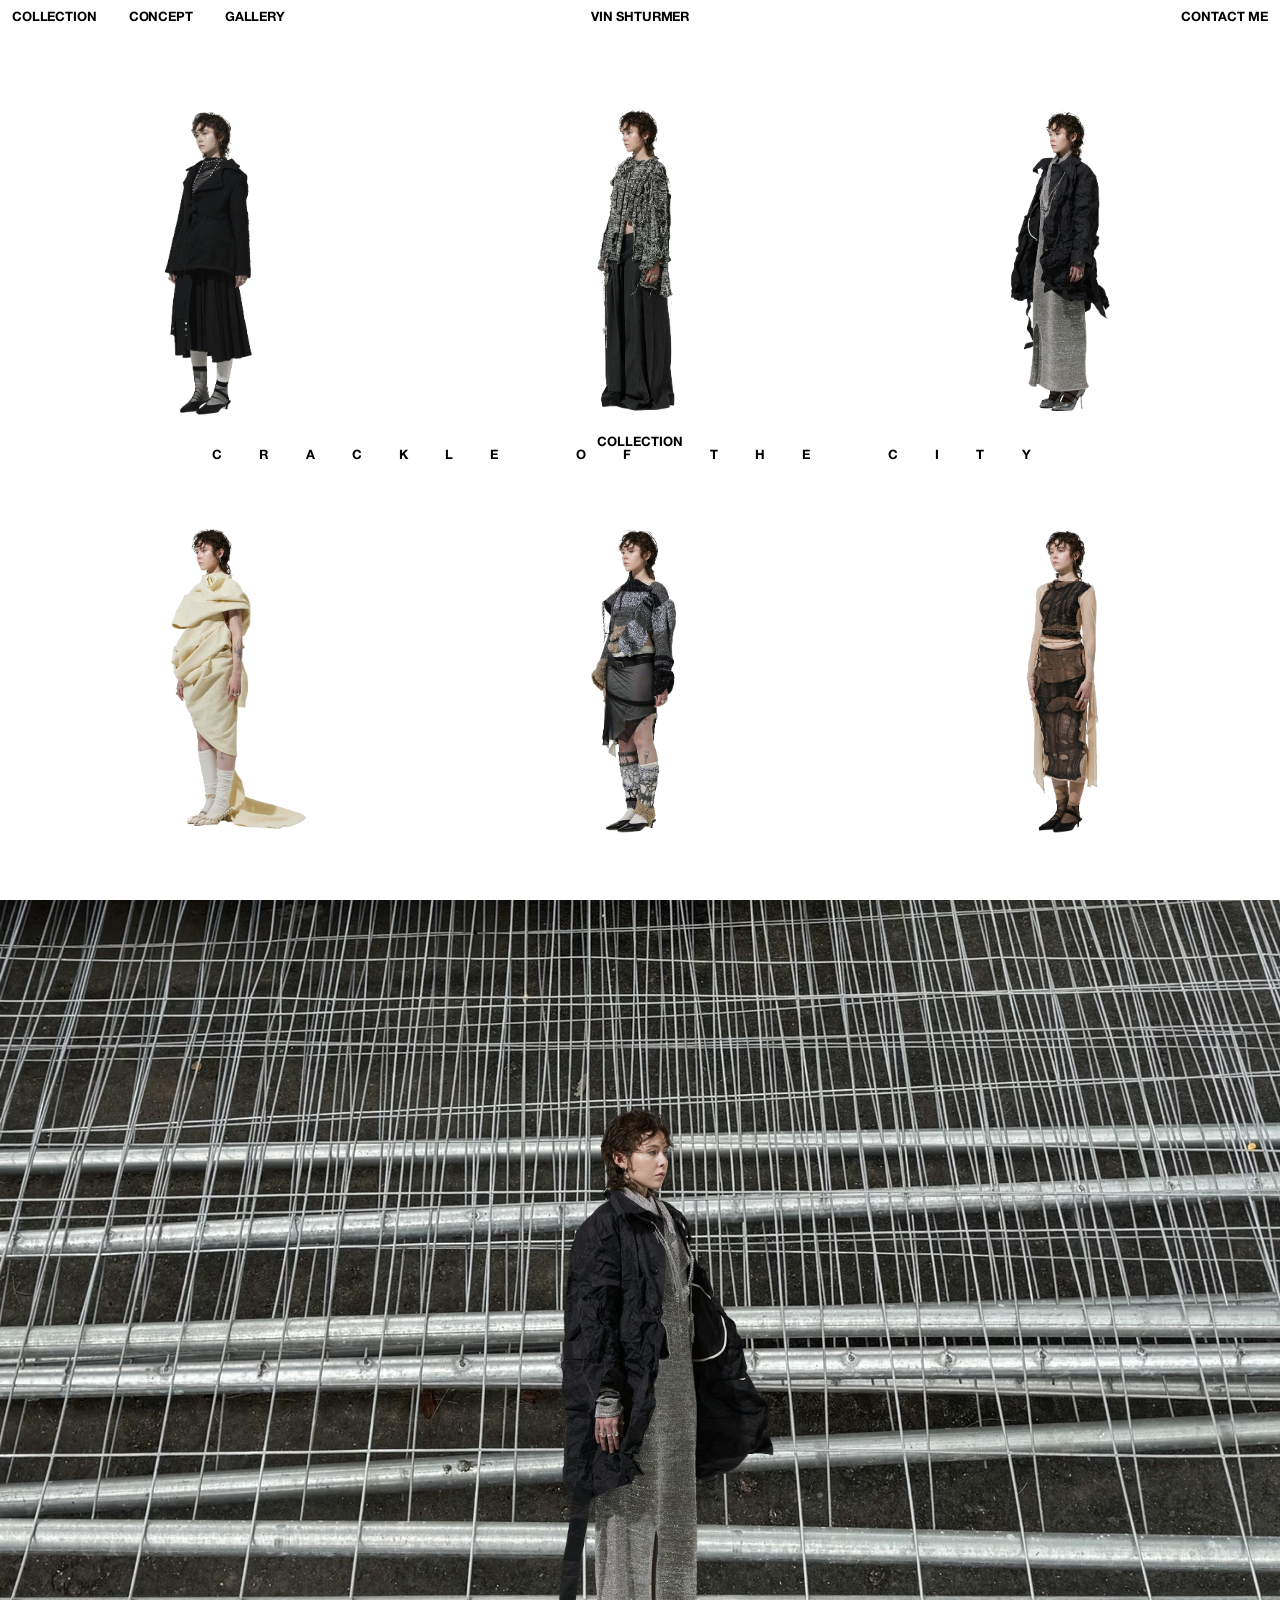
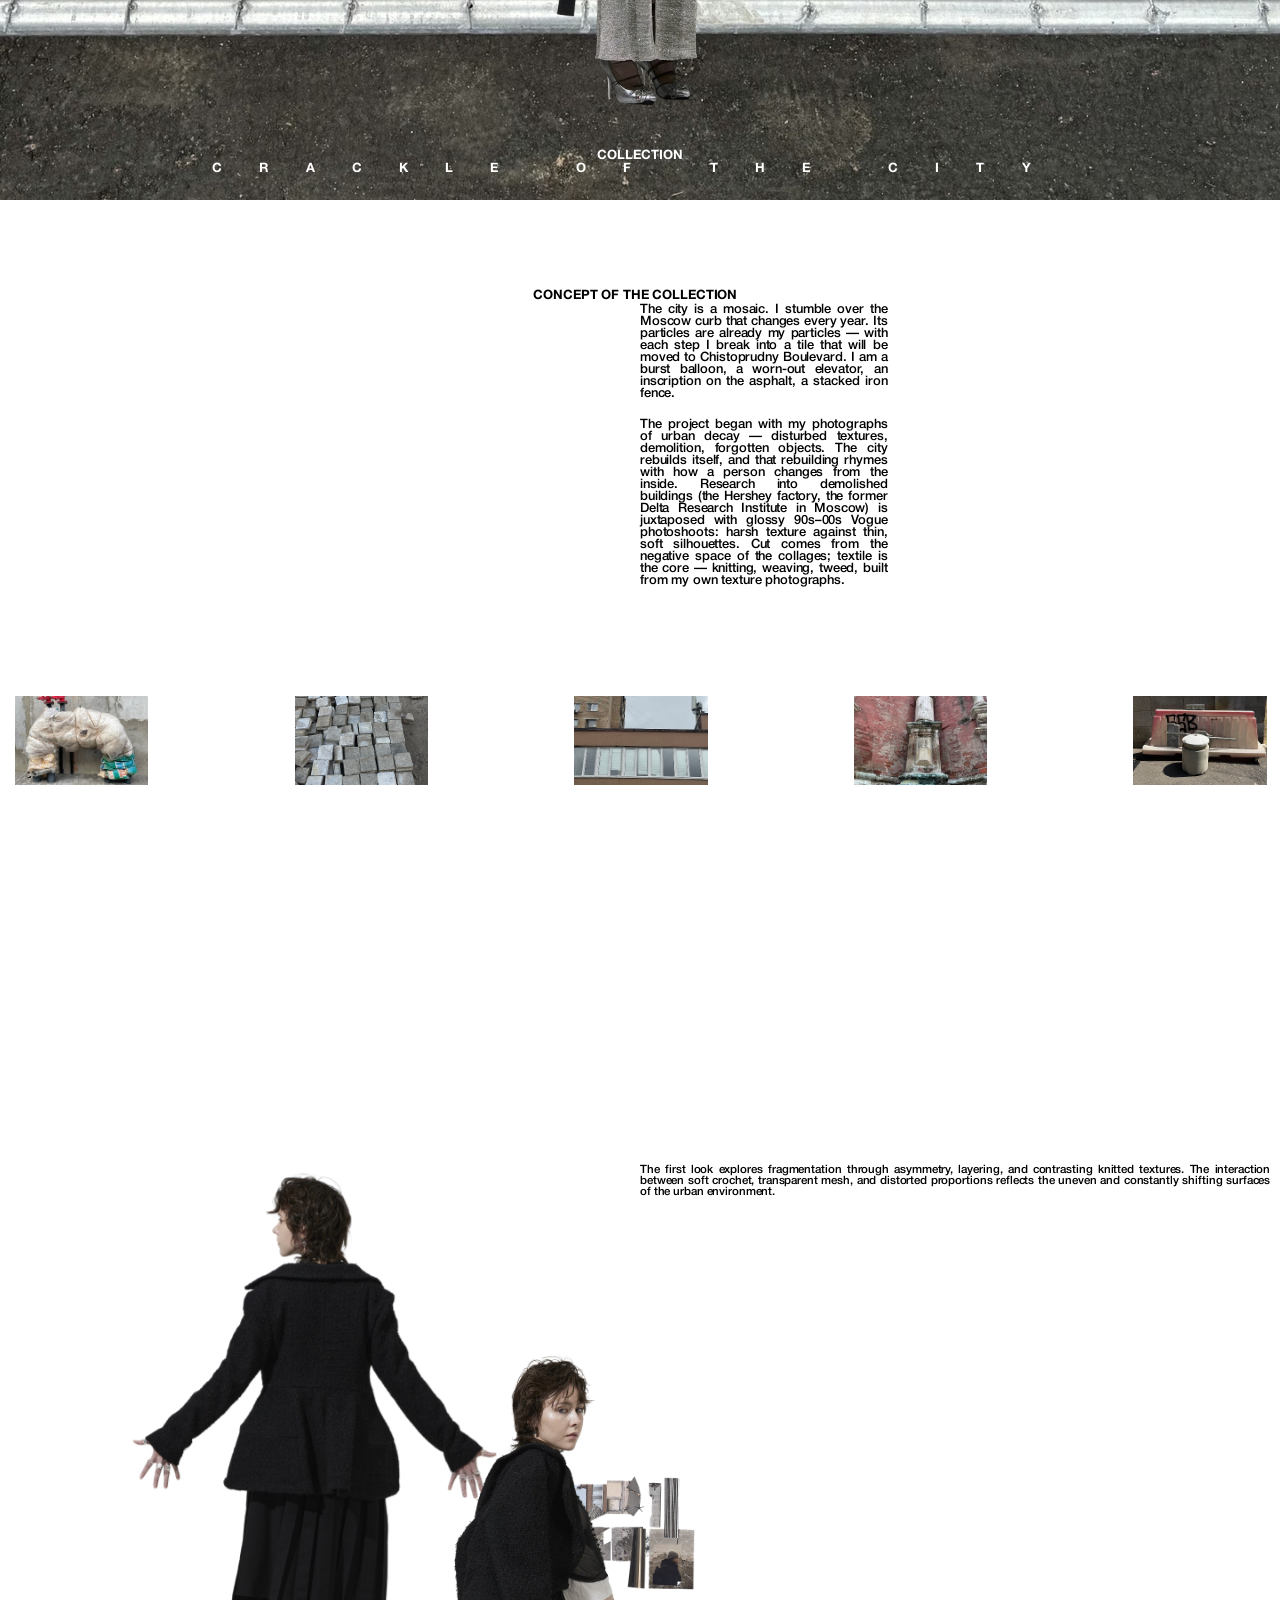
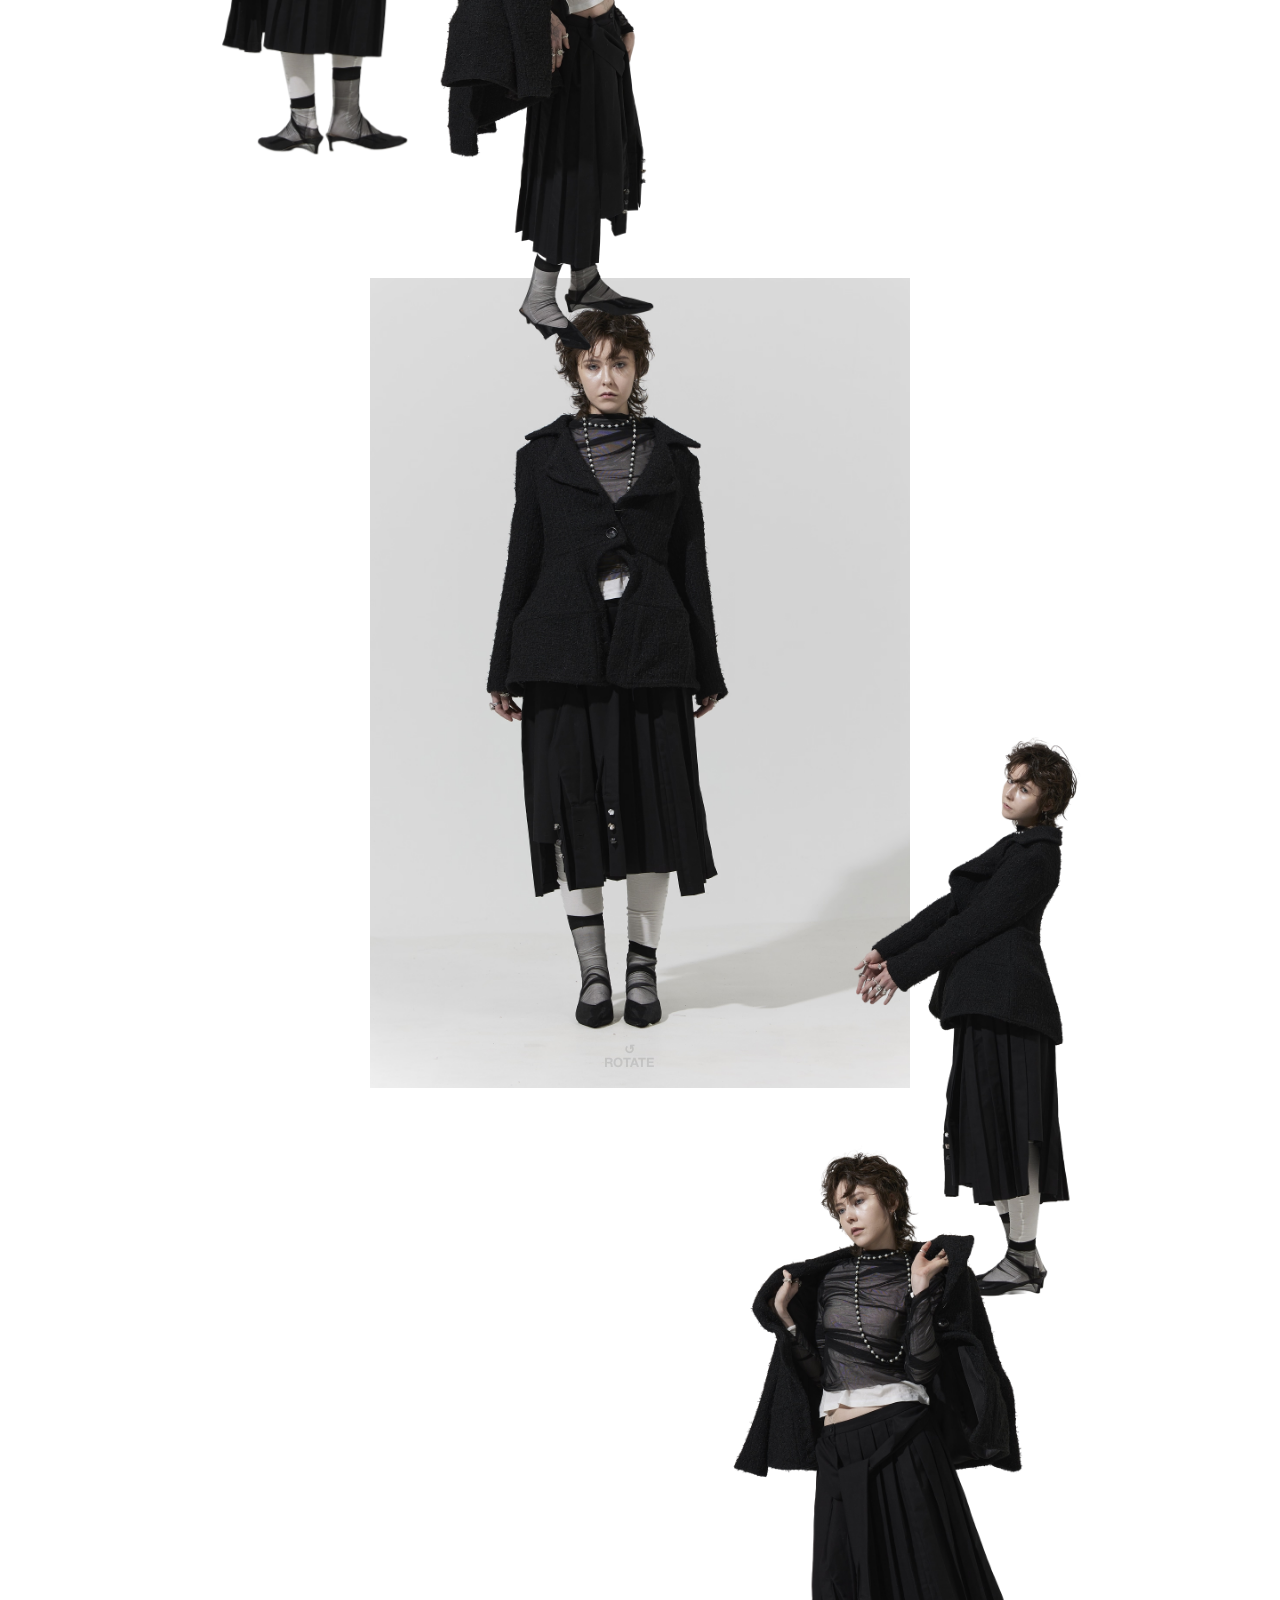
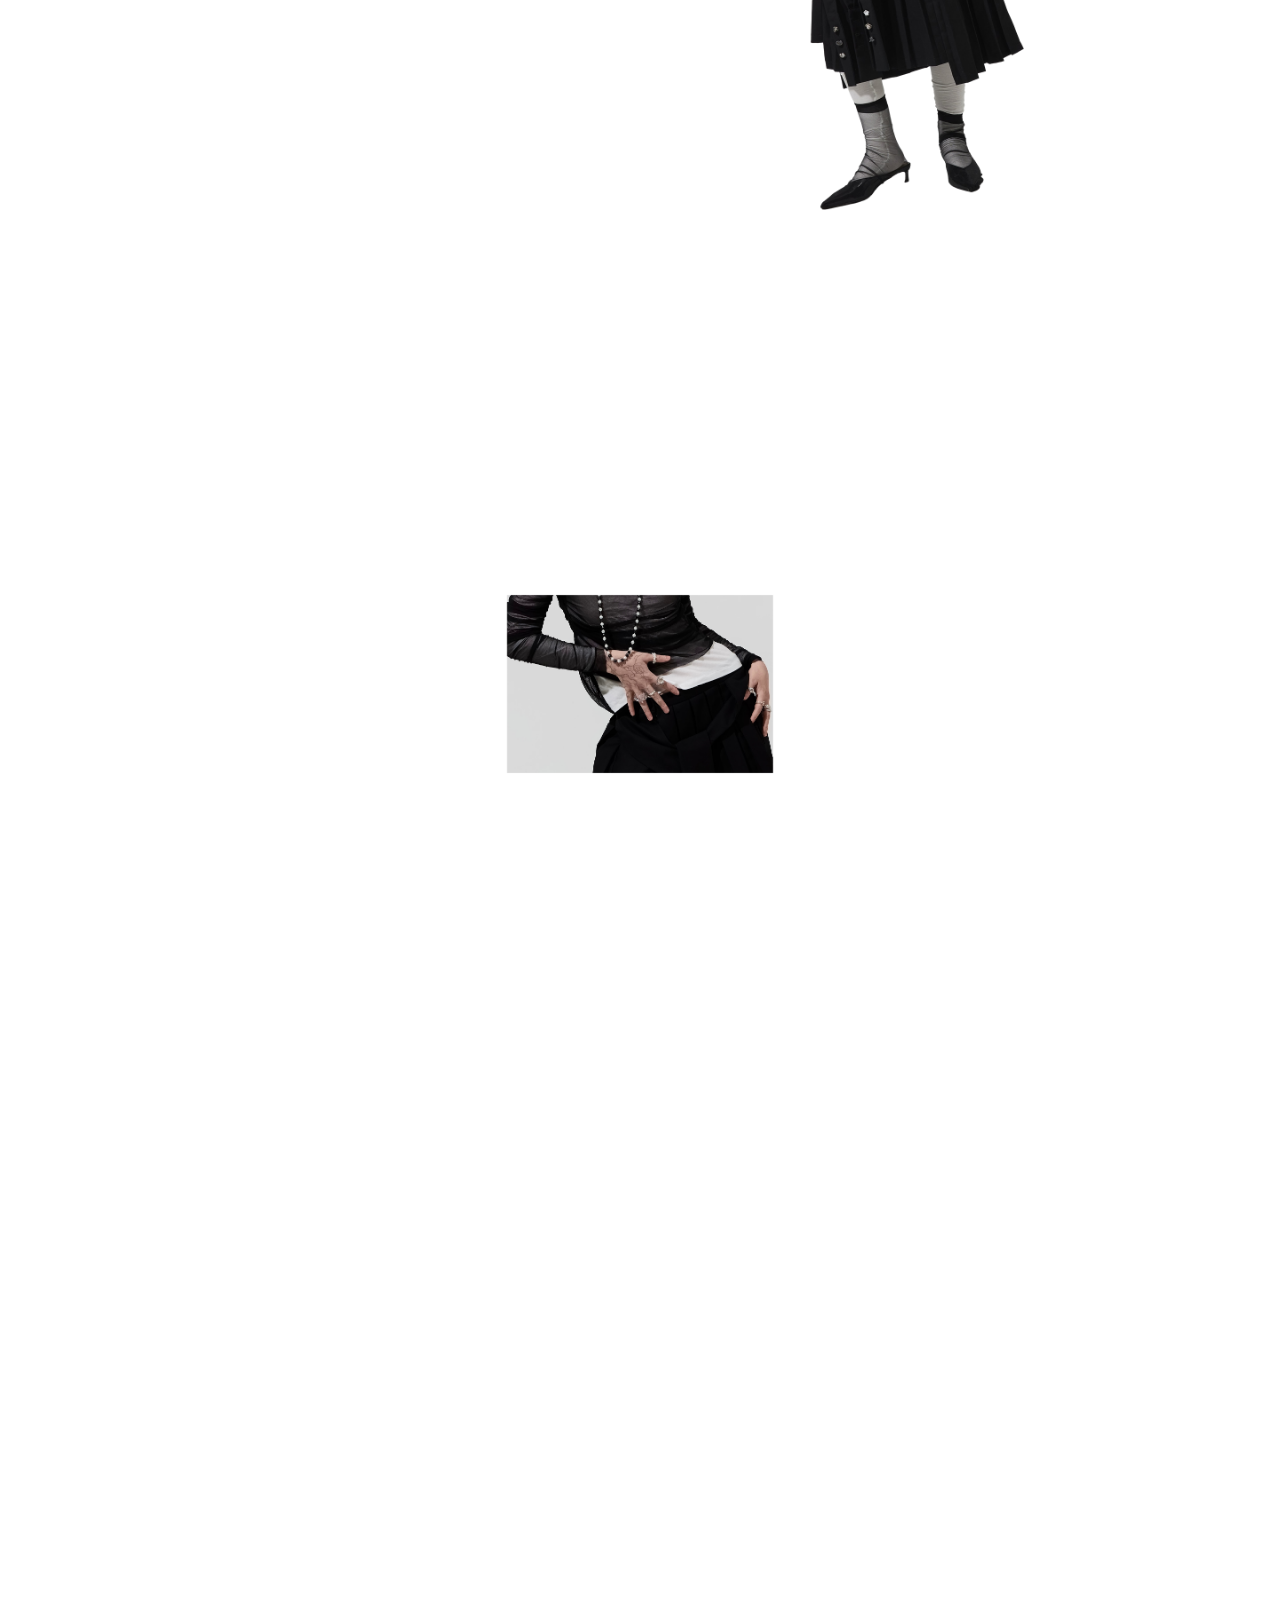
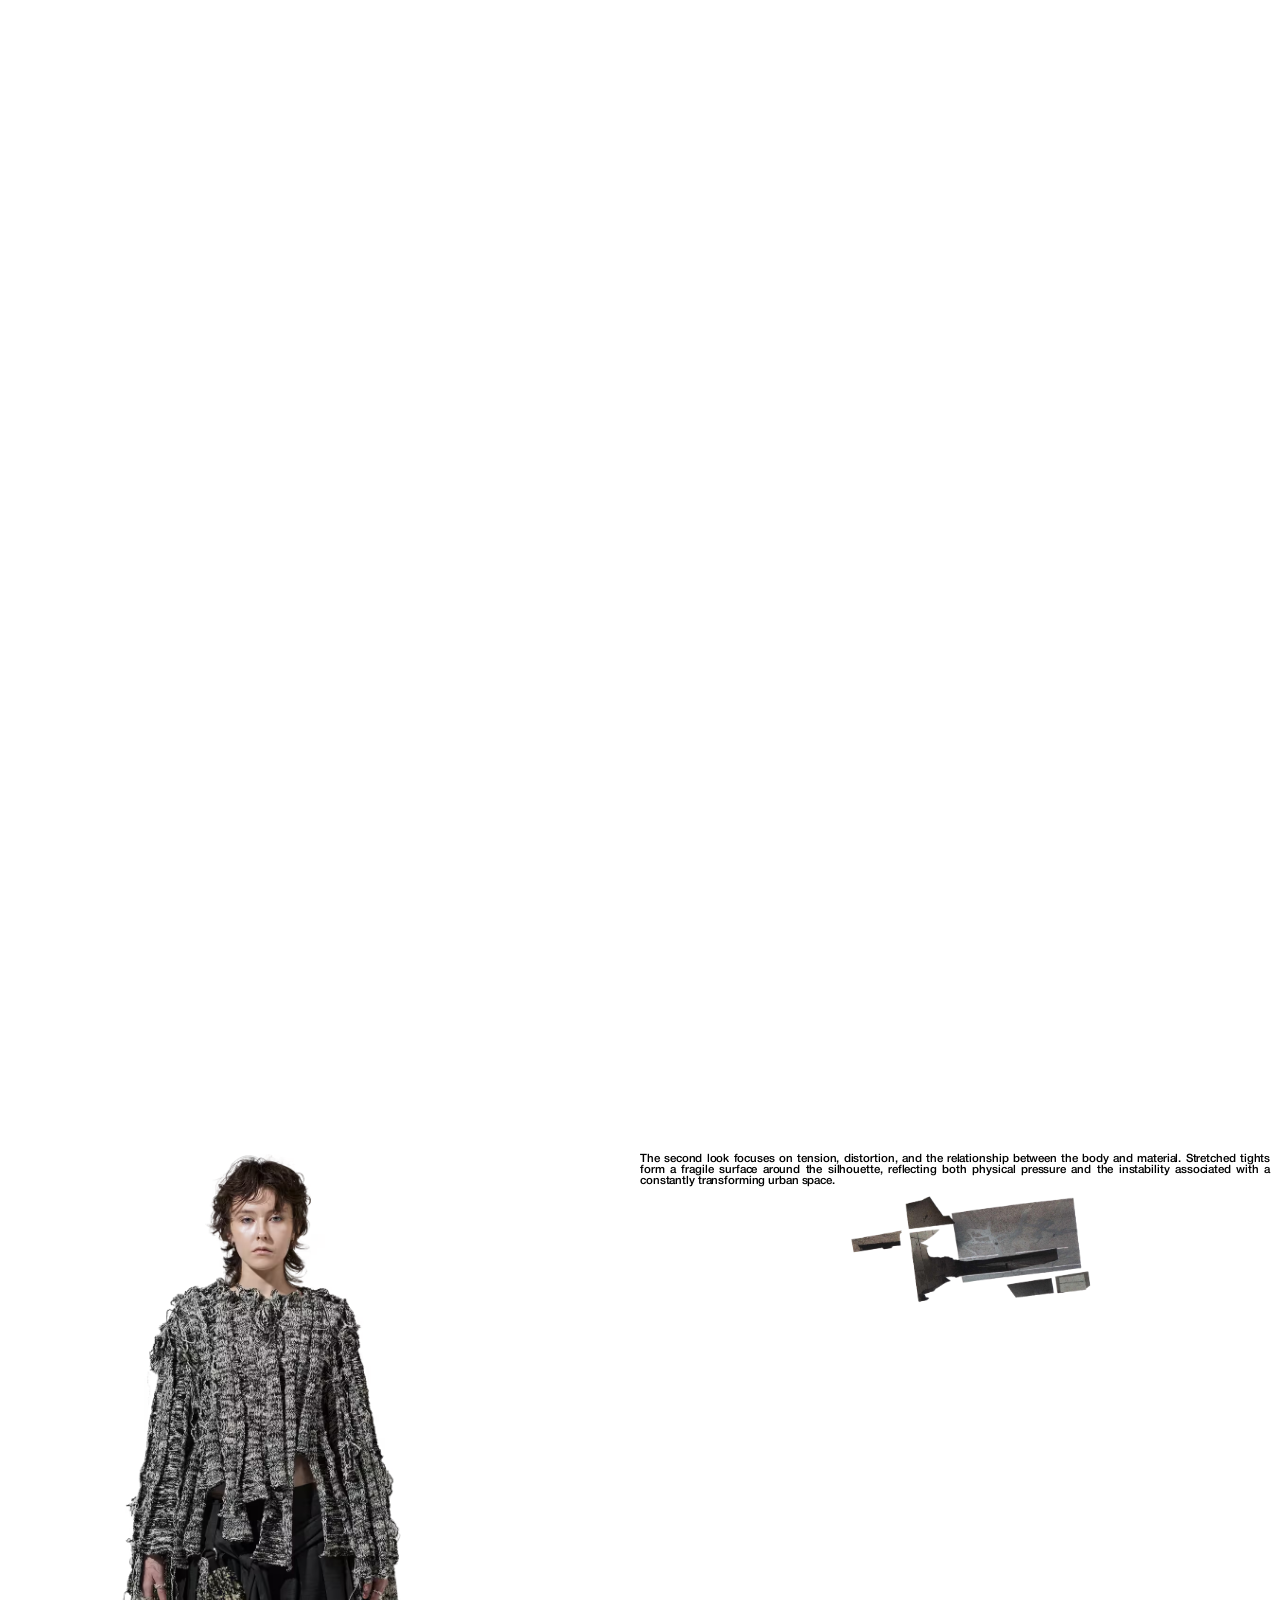
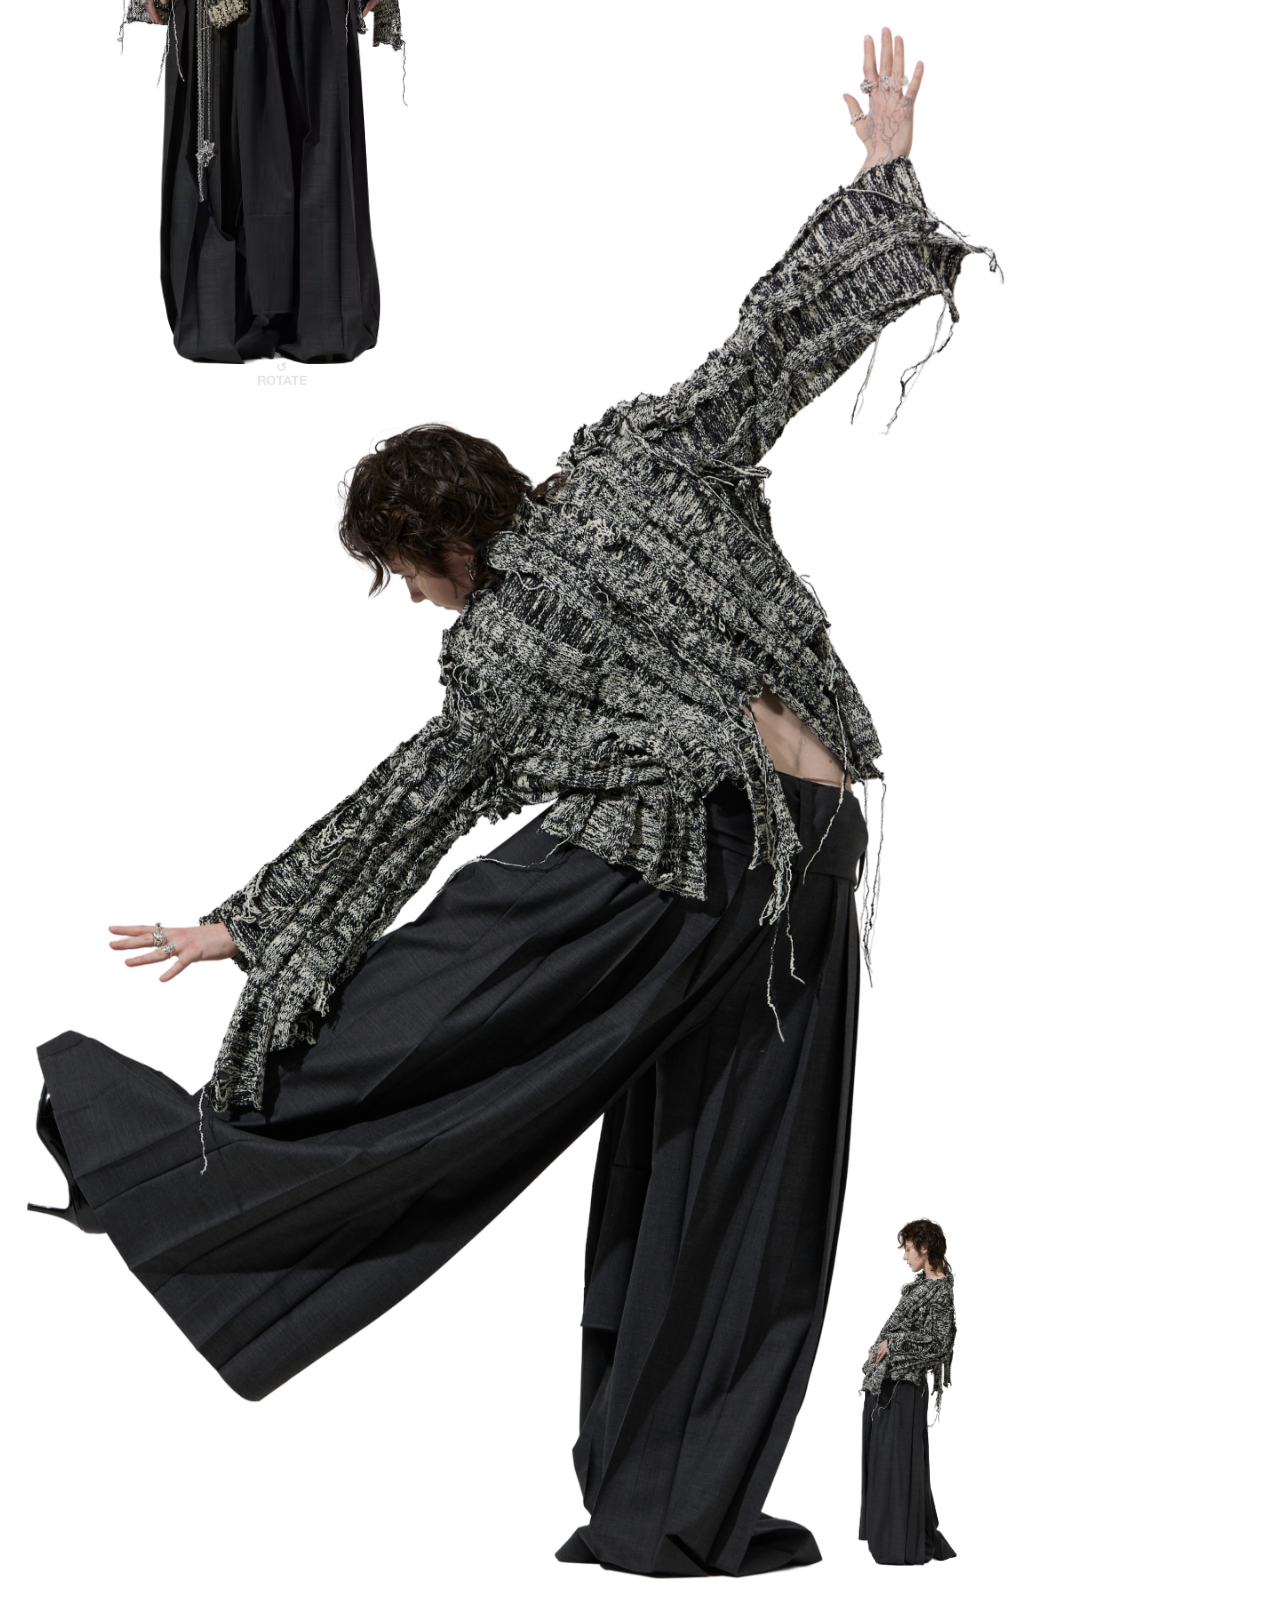
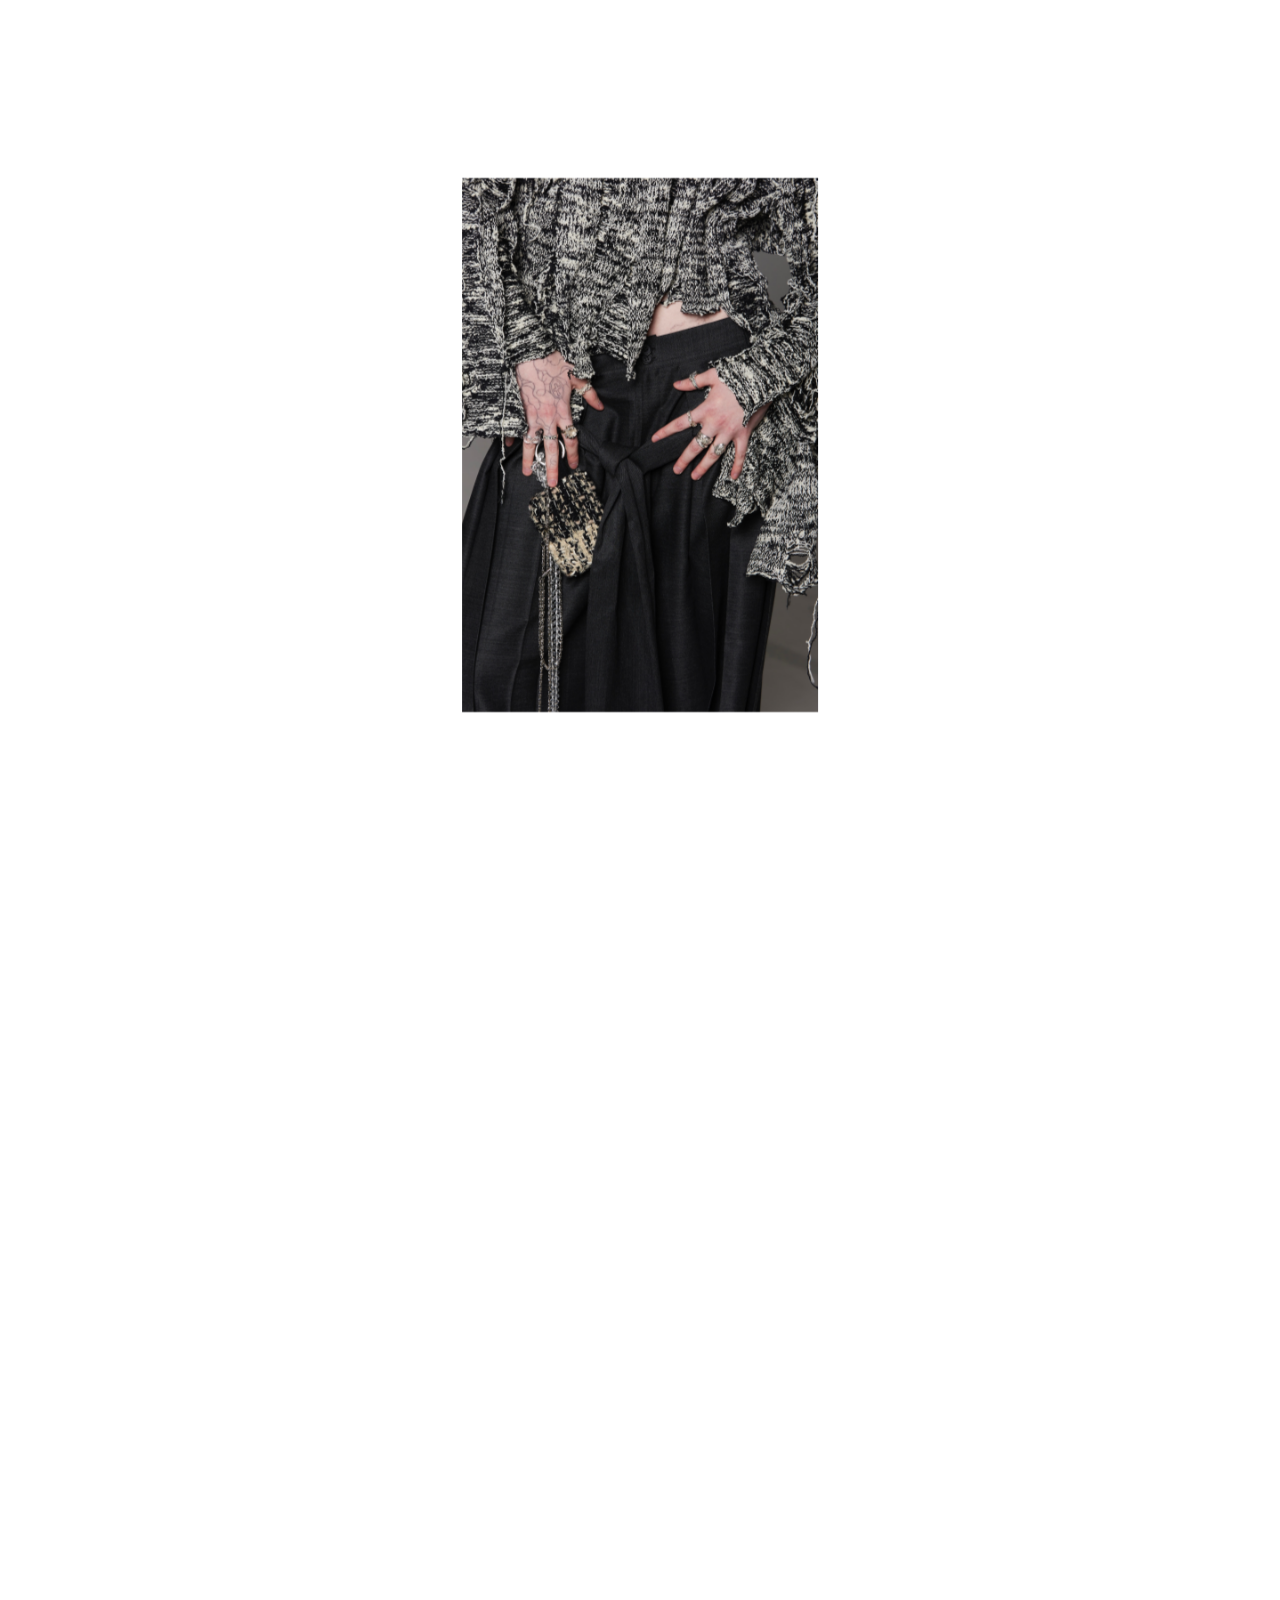
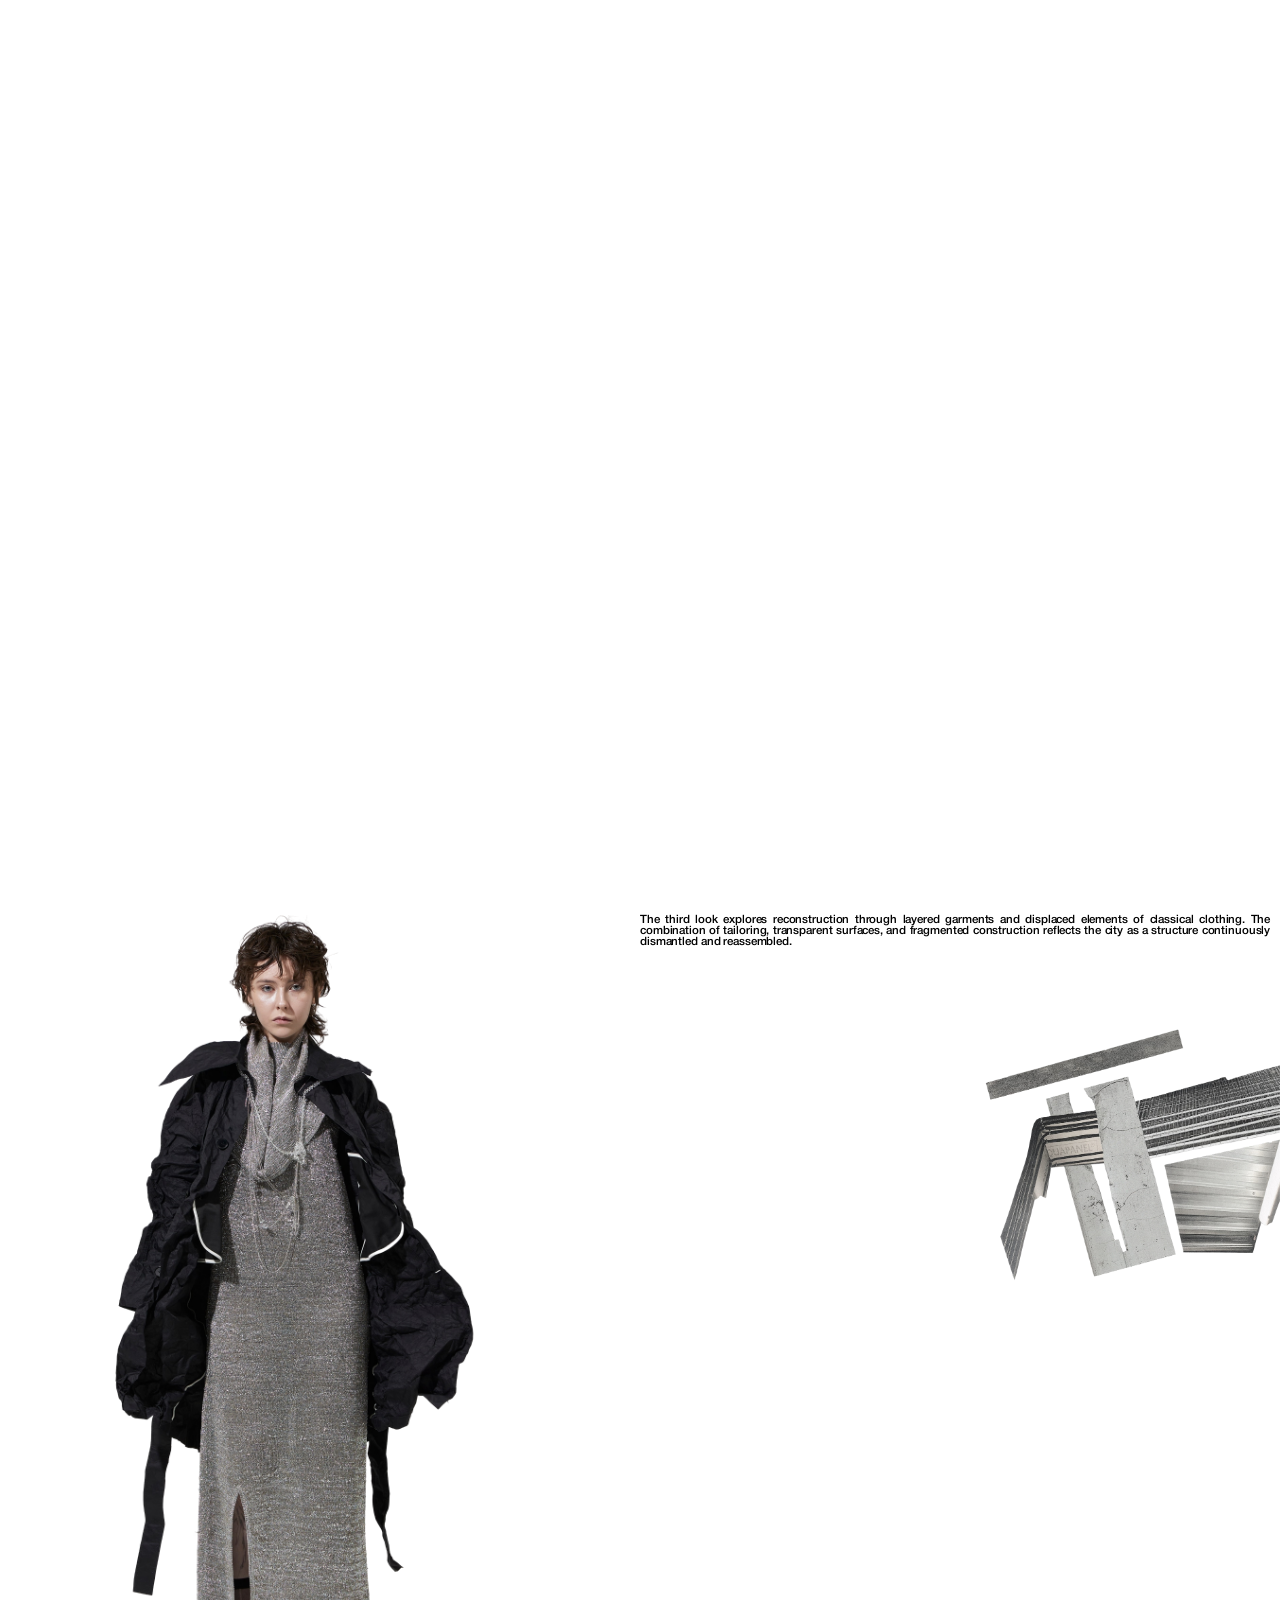
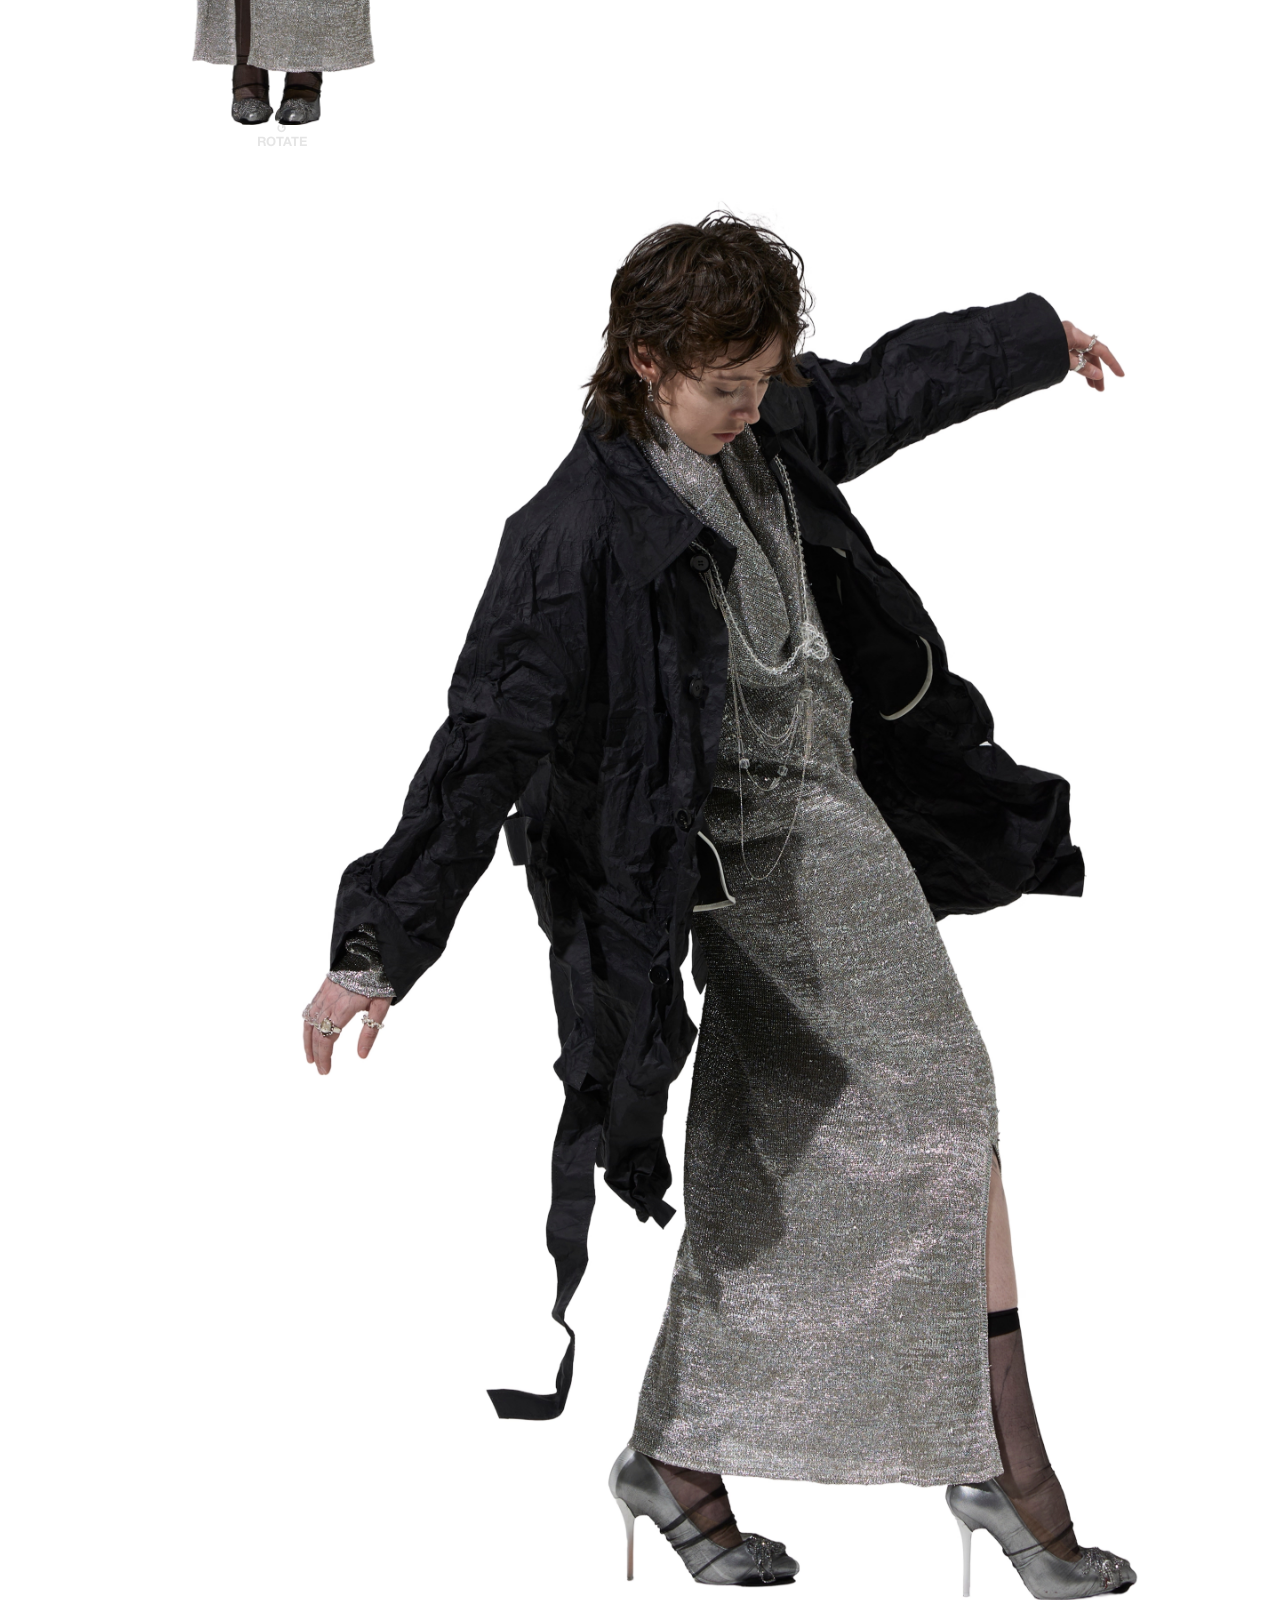
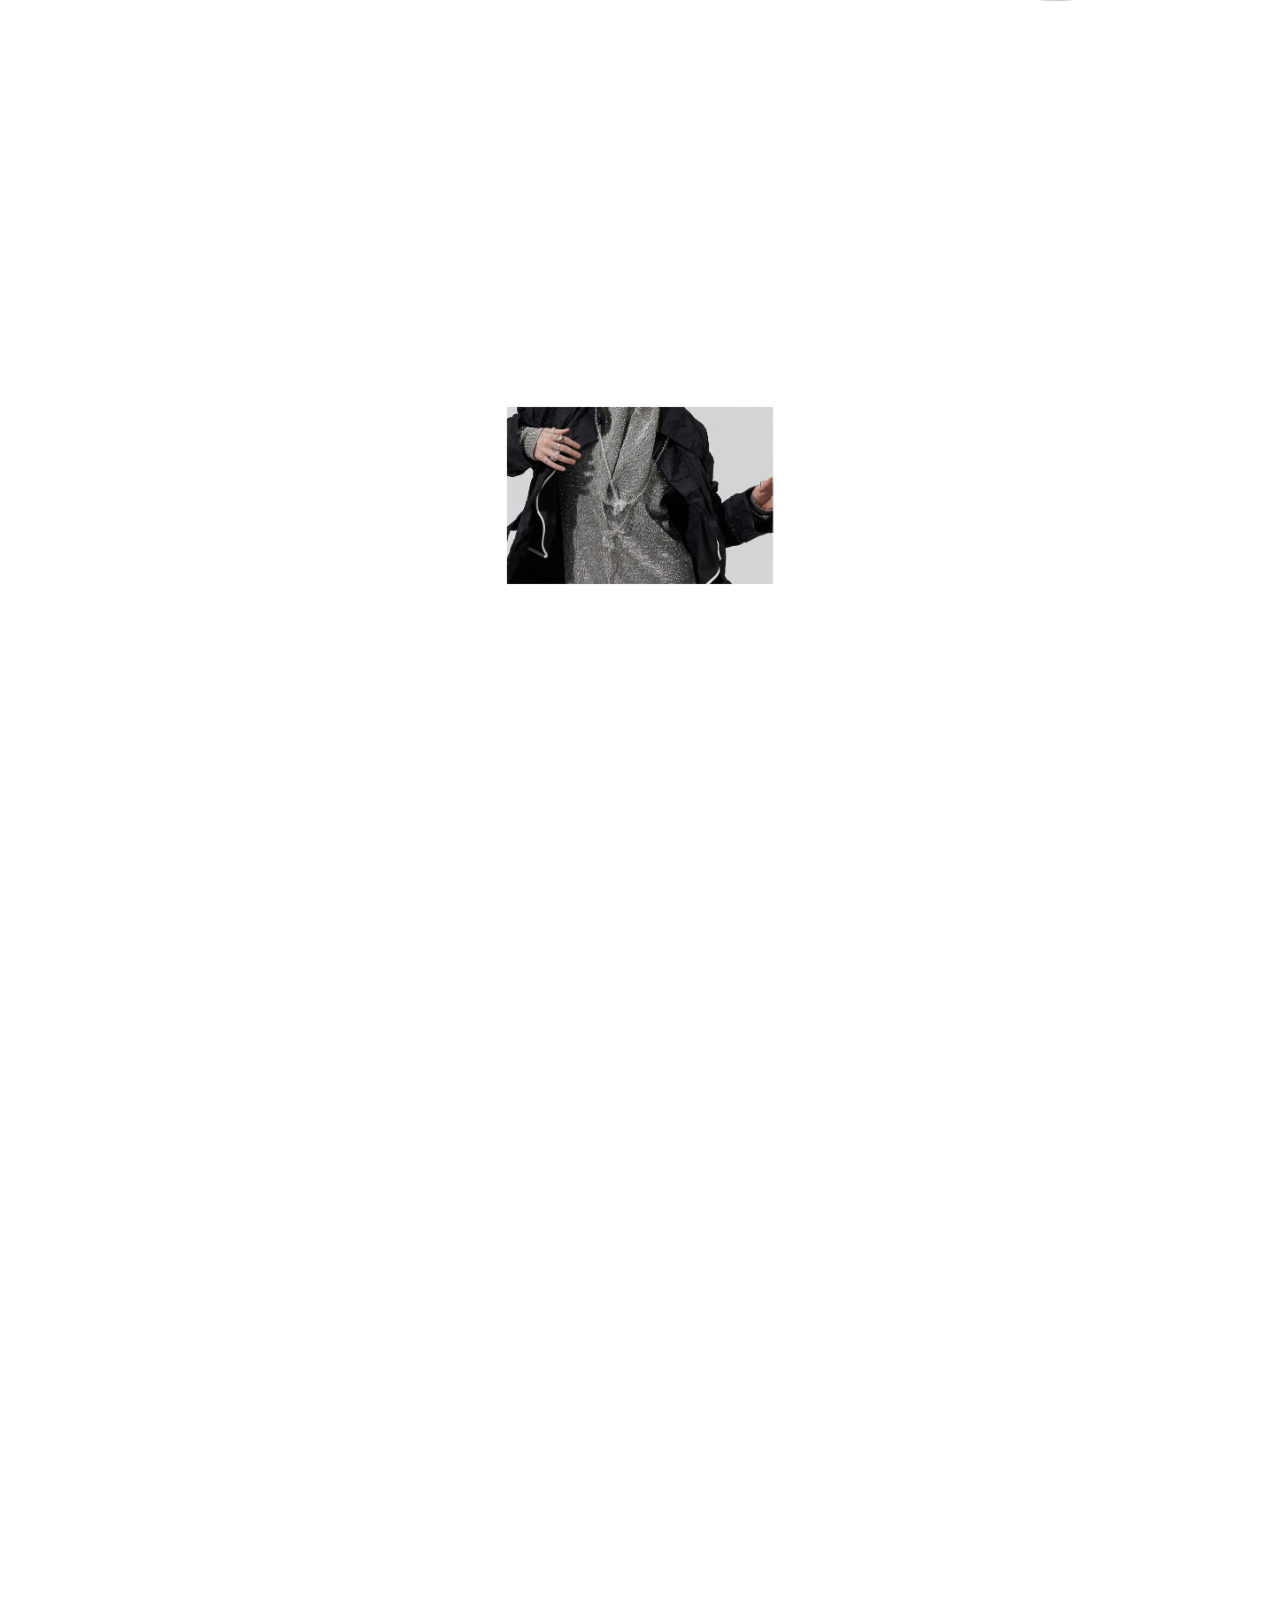
<file: index.html>
<!DOCTYPE html>
<html lang="en">
<head>
<meta charset="UTF-8">
<meta name="viewport" content="width=device-width,initial-scale=1.0">
<title>Vin Shturmer — Crackle of the City</title>
<!-- ?v= is a cache-buster, bumped by hand whenever css/js change — GitHub
     Pages' CDN caches these for 10 minutes and phone browsers often hold
     on far longer than that, so without a changing URL a visitor's cached
     copy can survive many deploys past whatever's actually live -->
<link rel="stylesheet" href="css/style.css?v=202607140000">
</head>
<body>

<!-- preloader: full-screen takeover shown until every image on the page
     has loaded (or the safety timeout fires) — see main.js for the
     load-tracking logic and the buildPhotoLoop call cycling this image
     through the same photos used in #about -->
<div id="preloader">
  <span id="preloader-brand">Vin Shturmer</span>
  <span id="preloader-percent">0%</span>
  <div id="preloader-photo"></div>
</div>

<!-- fixed look nav, vertically centered, shown while scrolling through concept -->
<div class="look-nav">
  <span class="look-nav-item" data-look="1">Look 1</span>
  <span class="look-nav-item" data-look="2">Look 2</span>
  <span class="look-nav-item" data-look="3">Look 3</span>
  <span class="look-nav-item" data-look="4">Look 4</span>
  <span class="look-nav-item" data-look="5">Look 5</span>
  <span class="look-nav-item" data-look="6">Look 6</span>
</div>

<!-- header -->
<div id="header">
  <div class="nav-left">
    <a href="http://vinshturmer.fun/">Collection</a>
    <a href="#about">Concept</a>
    <a href="http://vinshturmer.fun/gallery">Gallery</a>
  </div>
  <span class="brand"><a href="http://vinshturmer.fun/">Vin Shturmer</a></span>
  <a href="#contact">Contact me</a>
</div>

<!-- screen 1: gallery grid (now first) -->
<section id="gallery">
  <div id="grid-wrap"></div>
  <div class="caption caption-centered">
    <span class="line1">Collection</span>
    <span class="line2">Crackle&nbsp;of&nbsp;the&nbsp;City</span>
  </div>
</section>

<!-- screen 2: hero turntable (now second) -->
<section id="screen1">
  <div id="bg-wrap"></div>
  <div id="fig-wrap"></div>
  <div class="caption caption-bottom">
    <span class="line1">Collection</span>
    <span class="line2">Crackle&nbsp;of&nbsp;the&nbsp;City</span>
  </div>
</section>

<!-- screen: about / general concept intro -->
<section id="about">
  <div>
  <p class="about-heading">Concept of the collection</p>
  <div class="about-text">
    <p>The city is a mosaic. I stumble over the Moscow curb that changes every year. Its particles are already my particles — with each step I break into a tile that will be moved to Chistoprudny Boulevard. I am a burst balloon, a worn-out elevator, an inscription on the asphalt, a stacked iron fence.</p>
    <p>The project began with my photographs of urban decay — disturbed textures, demolition, forgotten objects. The city rebuilds itself, and that rebuilding rhymes with how a person changes from the inside. Research into demolished buildings (the Hershey factory, the former Delta Research Institute in Moscow) is juxtaposed with glossy 90s–00s Vogue photoshoots: harsh texture against thin, soft silhouettes. Cut comes from the negative space of the collages; textile is the core — knitting, weaving, tweed, built from my own texture photographs.
    </p>
  </div>
</div>
  <div class="about-row">
    <div class="about-photo" id="about-photo-1"></div>
    <div class="about-photo" id="about-photo-2"></div>
    <div class="about-photo" id="about-photo-3"></div>
    <div class="about-photo" id="about-photo-4"></div>
    <div class="about-photo" id="about-photo-5"></div>
  </div>
</section>

<!-- screen 3: concept -->
<section id="concept">
  <div id="concept-canvas">
    <p id="concept-text">The first look explores fragmentation through asymmetry, layering, and contrasting knitted textures. The interaction between soft crochet, transparent mesh, and distorted proportions reflects the uneven and constantly shifting surfaces of the urban environment.</p>

    <img class="c-collage-img cm1" src="assets/images/1-m-1.avif" alt="">
    <img class="c-collage-img cm2" src="assets/images/1-m-2.avif" alt="">
    <img class="c-collage-img cm3" src="assets/images/1-m-3.avif" alt="">
    <img class="c-collage-img cm4" src="assets/images/1-m-4.avif" alt="">
    <img class="c-collage-img c-col c1-col" src="assets/images/1-col-1.avif" alt="">
    
    <div id="concept-turn">
      <div class="turn-hint" style="bottom: 2%;margin-left: -2%;"><span class="turn-hint-icon" aria-hidden="true">↺</span><span class="turn-hint-label">Rotate</span></div>
    </div>

    <div id="concept-photo" class="c-photo"></div>

    <!-- one grid: grid-auto-flow:column (see style.css) fills left column
         top-to-bottom then right column top-to-bottom, so this DOM order
         (5 thumbs, then main last) lands main in the bottom-right cell,
         matching the original hand-placed layout -->
    <div class="c-rail-cluster">
      <img class="rail-thumb" src="assets/images/look-4-frame-1.avif" alt="Look 4">
      <img class="rail-thumb" src="assets/images/look-5-frame-1.avif" alt="Look 5">
      <img class="rail-thumb" src="assets/images/look-6-frame-1.avif" alt="Look 6">
      <img class="rail-thumb" src="assets/images/look-1-frame-1.avif" alt="Look 1">
      <img class="rail-thumb" src="assets/images/look-2-frame-1.avif" alt="Look 2">
      <div class="c-rail-main"></div>
    </div>
  </div>

  <div class="sticky-scrub-zone" data-look="1">
    <div class="sticky-scrub-inner"><div class="sticky-scrub-photo scrub-size-a" id="scrub-photo-1"></div></div>
  </div>

  <!-- mobile-only layout for look 1, matching Figma node 650:101 (400x2527
       reference canvas) — see .cmb-* rules in style.css -->
  <div class="cm-block" data-look="1">
    <div class="cmb-hero-wrap">
      <div class="turn-hint"><span class="turn-hint-label">Rotate</span><span class="turn-hint-icon" aria-hidden="true">↺</span></div>
      <div id="concept-turn-mobile-1" class="cmb-hero"></div>
      <p class="cmb-label">Look 1</p>
      <p class="cmb-text">The first look explores fragmentation through asymmetry, layering, and contrasting knitted textures. The interaction between soft crochet, transparent mesh, and distorted proportions reflects the uneven and constantly shifting surfaces of the urban environment.</p>
    </div>
    <div class="cmb-collage cmb-1-collage">
      <img class="cmb-1-peek" src="assets/images/1-col-1.avif" alt="">
      <img class="cmb-1-m2" src="assets/images/1-m-2.avif" alt="">
      <img class="cmb-1-m1" src="assets/images/1-m-1.avif" alt="">
      <img class="cmb-1-m4" src="assets/images/1-m-4.avif" alt="">
      <img class="cmb-1-m3" src="assets/images/1-m-3.avif" alt="">
    </div>
    <div class="cmb-slider cmb-1-slider" id="cmb-screen-1"></div>
  </div>

  <div id="concept-canvas-2" class="concept-canvas">
    <p class="concept-text2">The second look focuses on tension, distortion, and the relationship between the body and material. Stretched tights form a fragile surface around the silhouette, reflecting both physical pressure and the instability associated with a constantly transforming urban space.</p>

    <div class="c2-xl">
      <img src="assets/images/2-xl.avif" alt="">
    </div>
    <img class="c-collage-img c2-m2" src="assets/images/2-m-2.avif" alt="">
    <img class="c-collage-img c2-m3" src="assets/images/2-m-3.avif" alt="">
    <img class="c-collage-img c-col c2-col" src="assets/images/2-col-1.avif" alt="">

  <div class="turn-hint-wrap">
    <div id="concept-turn-2" class="c2-turn"></div>
      <div class="turn-hint" style="margin-bottom: -7%;margin-left: -2%;"><span class="turn-hint-icon" aria-hidden="true">↺</span><span class="turn-hint-label">Rotate</span></div>
    
    </div>

    <div id="concept-photo-2" class="c-photo c2-photo"></div>
  </div>

  <div class="sticky-scrub-zone" data-look="2">
    <div class="sticky-scrub-inner"><div class="sticky-scrub-photo scrub-size-b" id="scrub-photo-2"></div></div>
  </div>

  <!-- mobile-only layout for look 2, matching Figma node 650:111 -->
  <div class="cm-block" data-look="2">
    <div class="cmb-hero-wrap">
      <div class="turn-hint"><span class="turn-hint-label">Rotate</span><span class="turn-hint-icon" aria-hidden="true">↺</span></div>
      <div id="concept-turn-mobile-2" class="cmb-hero"></div>
      
      <p class="cmb-label">Look 2</p>
      <p class="cmb-text">The second look focuses on tension, distortion, and the relationship between the body and material. Stretched tights form a fragile surface around the silhouette, reflecting both physical pressure and the instability associated with a constantly transforming urban space.</p>
    </div>
    <div class="cmb-collage cmb-2-collage">
      <img class="cmb-2-peek" src="assets/images/2-col-1.avif" alt="">
      <img class="cmb-2-xl" src="assets/images/2-xl.avif" alt="">
      <img class="cmb-2-m2" src="assets/images/2-m-2.avif" alt="">
      <img class="cmb-2-m3" src="assets/images/2-m-3.avif" alt="">
    </div>
    <div class="cmb-slider cmb-2-slider" id="cmb-screen-2"></div>
  </div>

  <div id="concept-canvas-3" class="concept-canvas">
    <p class="concept-text3">The third look explores reconstruction through layered garments and displaced elements of classical clothing. The combination of tailoring, transparent surfaces, and fragmented construction reflects the city as a structure continuously dismantled and reassembled.</p>
    <div class="turn-hint-wrap">
    <div id="concept-turn-3" class="c3-turn"></div>
      <div class="turn-hint" style="margin-bottom: -7%;margin-left: -2%;"><span class="turn-hint-icon" aria-hidden="true">↺</span><span class="turn-hint-label">Rotate</span></div>
    
    </div>

    <div class="c3-xl">
      <img src="assets/images/3-xl.avif" alt="">
    </div>
    <img class="c-collage-img c3-m1" src="assets/images/3-m-1.avif" alt="">
    <img class="c-collage-img c3-m2" src="assets/images/3-m-2.avif" alt="">
    <img class="c-collage-img c3-m3" src="assets/images/3-m-3.avif" alt="">
    <img class="c-collage-img c-col c3-col" src="assets/images/3-col-1.avif" alt="">

    <div id="concept-photo-3" class="c-photo c3-photo"></div>
  </div>

  <div class="sticky-scrub-zone" data-look="3">
    <div class="sticky-scrub-inner"><div class="sticky-scrub-photo scrub-size-a" id="scrub-photo-3"></div></div>
  </div>

  <!-- mobile-only layout for look 3, matching Figma node 650:121 -->
  <div class="cm-block" data-look="3">
    <div class="cmb-hero-wrap">
      <div class="turn-hint"><span class="turn-hint-label">Rotate</span><span class="turn-hint-icon" aria-hidden="true">↺</span></div>
      <div id="concept-turn-mobile-3" class="cmb-hero"></div>
      <p class="cmb-label">Look 3</p>
      <p class="cmb-text">The third look explores reconstruction through layered garments and displaced elements of classical clothing. The combination of tailoring, transparent surfaces, and fragmented construction reflects the city as a structure continuously dismantled and reassembled.</p>
    </div>
    <div class="cmb-collage cmb-3-collage">
      <img class="cmb-3-peek" src="assets/images/3-col-1.avif" alt="">
      <img class="cmb-3-xl" src="assets/images/3-xl.avif" alt="">
      <img class="cmb-3-m1" src="assets/images/3-m-1.avif" alt="">
      <img class="cmb-3-m2" src="assets/images/3-m-2.avif" alt="">
    </div>
    <div class="cmb-slider cmb-3-slider" id="cmb-screen-3"></div>
  </div>

  <div id="concept-canvas-4" class="concept-canvas">
    <p class="concept-text4">The fourth look translates urban fragmentation into knitted and pleated structures. Exposed seams, separate knitted sections, and the architectural rhythm of pleating create a silhouette that appears simultaneously constructed, unfinished, and in a state of transformation.</p>

    <div class="turn-hint-wrap">
    <div id="concept-turn-4" class="c4-turn"></div>
      <div class="turn-hint" style="margin-bottom: -7%;margin-left: -2%;"><span class="turn-hint-icon" aria-hidden="true">↺</span><span class="turn-hint-label">Rotate</span></div>
    </div>

    <img class="c-collage-img c4-m1" src="assets/images/4-m-1.avif" alt="">
    <img class="c-collage-img c4-m2" src="assets/images/4-m-2.avif" alt="">
    <img class="c-collage-img c4-m3" src="assets/images/4-m-3.avif" alt="">
    <img class="c-collage-img c4-m4" src="assets/images/4-m-4.avif" alt="">
    <img class="c-collage-img c4-m5" src="assets/images/4-m-5.avif" alt="">
    <img class="c-collage-img c-col c4-col1" src="assets/images/4-col-1.avif" alt="">
    <img class="c-collage-img c-col c4-col2" src="assets/images/4-col-1-1.avif" alt="">

    <div id="concept-photo-4" class="c-photo c4-photo"></div>
  </div>

  <div class="sticky-scrub-zone" data-look="4">
    <div class="sticky-scrub-inner"><div class="sticky-scrub-photo scrub-size-c" id="scrub-photo-4"></div></div>
  </div>

  <!-- mobile-only layout for look 4, matching Figma node 650:131 -->
  <div class="cm-block" data-look="4">
    <div class="cmb-hero-wrap">
      <div class="turn-hint"><span class="turn-hint-label">Rotate</span><span class="turn-hint-icon" aria-hidden="true">↺</span></div>
      <div id="concept-turn-mobile-4" class="cmb-hero"></div>
      <p class="cmb-label">Look 4</p>
      <p class="cmb-text">The fourth look translates urban fragmentation into knitted and pleated structures. Exposed seams, separate knitted sections, and the architectural rhythm of pleating create a silhouette that appears simultaneously constructed, unfinished, and in a state of transformation.</p>
    </div>
    <div class="cmb-collage cmb-4-collage">
      <img class="cmb-4-peek1" src="assets/images/4-col-1.avif" alt="">
      <img class="cmb-4-peek2" src="assets/images/4-col-1-1.avif" alt="">
      <img class="cmb-4-m1" src="assets/images/4-m-1.avif" alt="">
      <img class="cmb-4-m2" src="assets/images/4-m-2.avif" alt="">
      <img class="cmb-4-m3" src="assets/images/4-m-3.avif" alt="">
      <img class="cmb-4-m4" src="assets/images/4-m-4.avif" alt="">
      <img class="cmb-4-m5" src="assets/images/4-m-5.avif" alt="">
    </div>
    <div class="cmb-slider cmb-4-slider" id="cmb-screen-4"></div>
  </div>

  <div id="concept-canvas-5" class="concept-canvas">
    <p class="concept-text5">The fifth look combines metallic surfaces with controlled deformation and a simplified elongated silhouette. The contrast between the silver knitted dress and the black outer layer refers to industrial materials, compressed structures, and the changing physical surfaces of the city.</p>

    <div id="concept-turn-5" class="c5-turn">
      <div class="turn-hint"><span class="turn-hint-icon" aria-hidden="true">↺</span><span class="turn-hint-label">Rotate</span></div>
    </div>

    <img class="c-collage-img c5-m1" src="assets/images/5-m-1.avif" alt="">
    <img class="c-collage-img c5-m2" src="assets/images/5-m-2.avif" alt="">
    <img class="c-collage-img c5-m3" src="assets/images/5-m-3.avif" alt="">
    <img class="c-collage-img c5-m4" src="assets/images/5-8.avif" alt="">
    <img class="c-collage-img c-col c5-col1" src="assets/images/5-col-1.avif" alt="">
    <img class="c-collage-img c-col c5-col2" src="assets/images/5-col-2.avif" alt="">

    <div id="concept-photo-5" class="c-photo c5-photo"></div>
  </div>

  <div class="sticky-scrub-zone" data-look="5">
    <div class="sticky-scrub-inner"><div class="sticky-scrub-photo scrub-size-b" id="scrub-photo-5"></div></div>
  </div>

  <!-- mobile-only layout for look 5, matching Figma node 650:141 -->
  <div class="cm-block" data-look="5">
    <div class="cmb-hero-wrap">
      <div class="turn-hint"><span class="turn-hint-label">Rotate</span><span class="turn-hint-icon" aria-hidden="true">↺</span></div>
      <div id="concept-turn-mobile-5" class="cmb-hero"></div>
      <p class="cmb-label">Look 5</p>
      <p class="cmb-text">The fifth look combines metallic surfaces with controlled deformation and a simplified elongated silhouette. The contrast between the silver knitted dress and the black outer layer refers to industrial materials, compressed structures, and the changing physical surfaces of the city.</p>
    </div>
    <div class="cmb-collage cmb-5-collage">
      <img class="cmb-5-peek1" src="assets/images/5-col-2.avif" alt="">
      <img class="cmb-5-peek2" src="assets/images/5-col-1.avif" alt="">
      <img class="cmb-5-m1" src="assets/images/5-m-1.avif" alt="">
      <img class="cmb-5-m2" src="assets/images/5-m-2.avif" alt="">
      <img class="cmb-5-m4" src="assets/images/5-8.avif" alt="">
      <img class="cmb-5-m3" src="assets/images/5-m-3.avif" alt="">
    </div>
    <div class="cmb-slider cmb-5-slider" id="cmb-screen-5"></div>
  </div>

  <div id="concept-canvas-6" class="concept-canvas">
    <p class="concept-text6">The final look explores urban texture through draping, irregular volume, and the natural deformation of fabric. Its fragmented folds and unfinished visual rhythm reflect the city as a tactile landscape shaped by continuous processes of decay, reconstruction, and renewal.</p>

    <div id="concept-turn-6" class="c6-turn">
      <div class="turn-hint"><span class="turn-hint-icon" aria-hidden="true">↺</span><span class="turn-hint-label">Rotate</span></div>
    </div>

    <div class="c6-row">
      <img class="c-collage-img c6-m1" src="assets/images/6-m-1.avif" alt="">
      <img class="c-collage-img c6-m2" src="assets/images/6-m-2.avif" alt="">
      <img class="c-collage-img c6-m3" src="assets/images/6-m-3.avif" alt="">
      <img class="c-collage-img c6-m4" src="assets/images/6-m-4.avif" alt="">
      <img class="c-collage-img c6-m5" src="assets/images/6-m-5.avif" alt="">
    </div>
    <img class="c-collage-img c-col c6-col" src="assets/images/6-col-1.avif" alt="">

    <div id="concept-photo-6" class="c-photo c6-photo"></div>
  </div>

  <div class="sticky-scrub-zone" data-look="6">
    <div class="sticky-scrub-inner"><div class="sticky-scrub-photo scrub-size-c" id="scrub-photo-6"></div></div>
  </div>

  <!-- mobile-only layout for look 6, matching Figma node 650:151 —
       m3 intentionally bleeds off the right edge, per the mockup -->
  <div class="cm-block" data-look="6">
    <div class="cmb-hero-wrap">
      <div class="turn-hint"><span class="turn-hint-label">Rotate</span><span class="turn-hint-icon" aria-hidden="true">↺</span></div>
      <div id="concept-turn-mobile-6" class="cmb-hero"></div>
      <p class="cmb-label">Look 6</p>
      <p class="cmb-text">The final look explores urban texture through draping, irregular volume, and the natural deformation of fabric. Its fragmented folds and unfinished visual rhythm reflect the city as a tactile landscape shaped by continuous processes of decay, reconstruction, and renewal.</p>
    </div>
    <div class="cmb-collage cmb-6-collage">
      <img class="cmb-6-peek" src="assets/images/6-col-1.avif" alt="">
      <img class="cmb-6-m4" src="assets/images/6-m-4.avif" alt="">
      <img class="cmb-6-m3" src="assets/images/6-m-3.avif" alt="">
      <img class="cmb-6-m2" src="assets/images/6-m-2.avif" alt="">
      <img class="cmb-6-m5" src="assets/images/6-m-5.avif" alt="">
      <img class="cmb-6-m1" src="assets/images/6-m-1.avif" alt="">
    </div>
    <div class="cmb-slider cmb-6-slider" id="cmb-screen-6"></div>
  </div>
</section>

<!-- screen: contact / about the designer -->
<section id="contact">
  <div class="contact-text">
    <p class="contact-bio">Hello! My name is Vin Shturmer, and I am a fashion and textile artist based in Moscow. My practice explores the relationship between personal experience, surrounding environments, and material experimentation. I am particularly interested in textile development, deconstruction, unconventional materials, and the transformation of familiar forms.</p>
    <div class="contact-links" style="color: black; text-decoration: none;cursor: pointer;">
      <span><a href="tel:+79060871908">+7 906 087-19-08</a></span>
      <span><a href="https://telegram.me/vinplu " target="_blank" >@vinplu</a></span>
      <span><a href="mailto:vin.shturmer@gmail.com?body=привет,красотка! есть предложение на кругленькую сумму, обсудим?" target="_blank">vin.shturmer@gmail.com</a></span>
    </div>
  </div>
  <div class="contact-list" style="
  bottom: 0px;
  top: 0px;
">
  <div class="contact-photo"><img src="assets/images/vin-photo.avif" alt="Vin Shturmer"></div>
  <p class="contact-sayhi"><a href="https://telegram.me/vinplu" target="_blank">Say hi</a></p>
</div>
</section>

<script src="js/main.js?v=202607140000"></script>
</body>
</html>
</file>
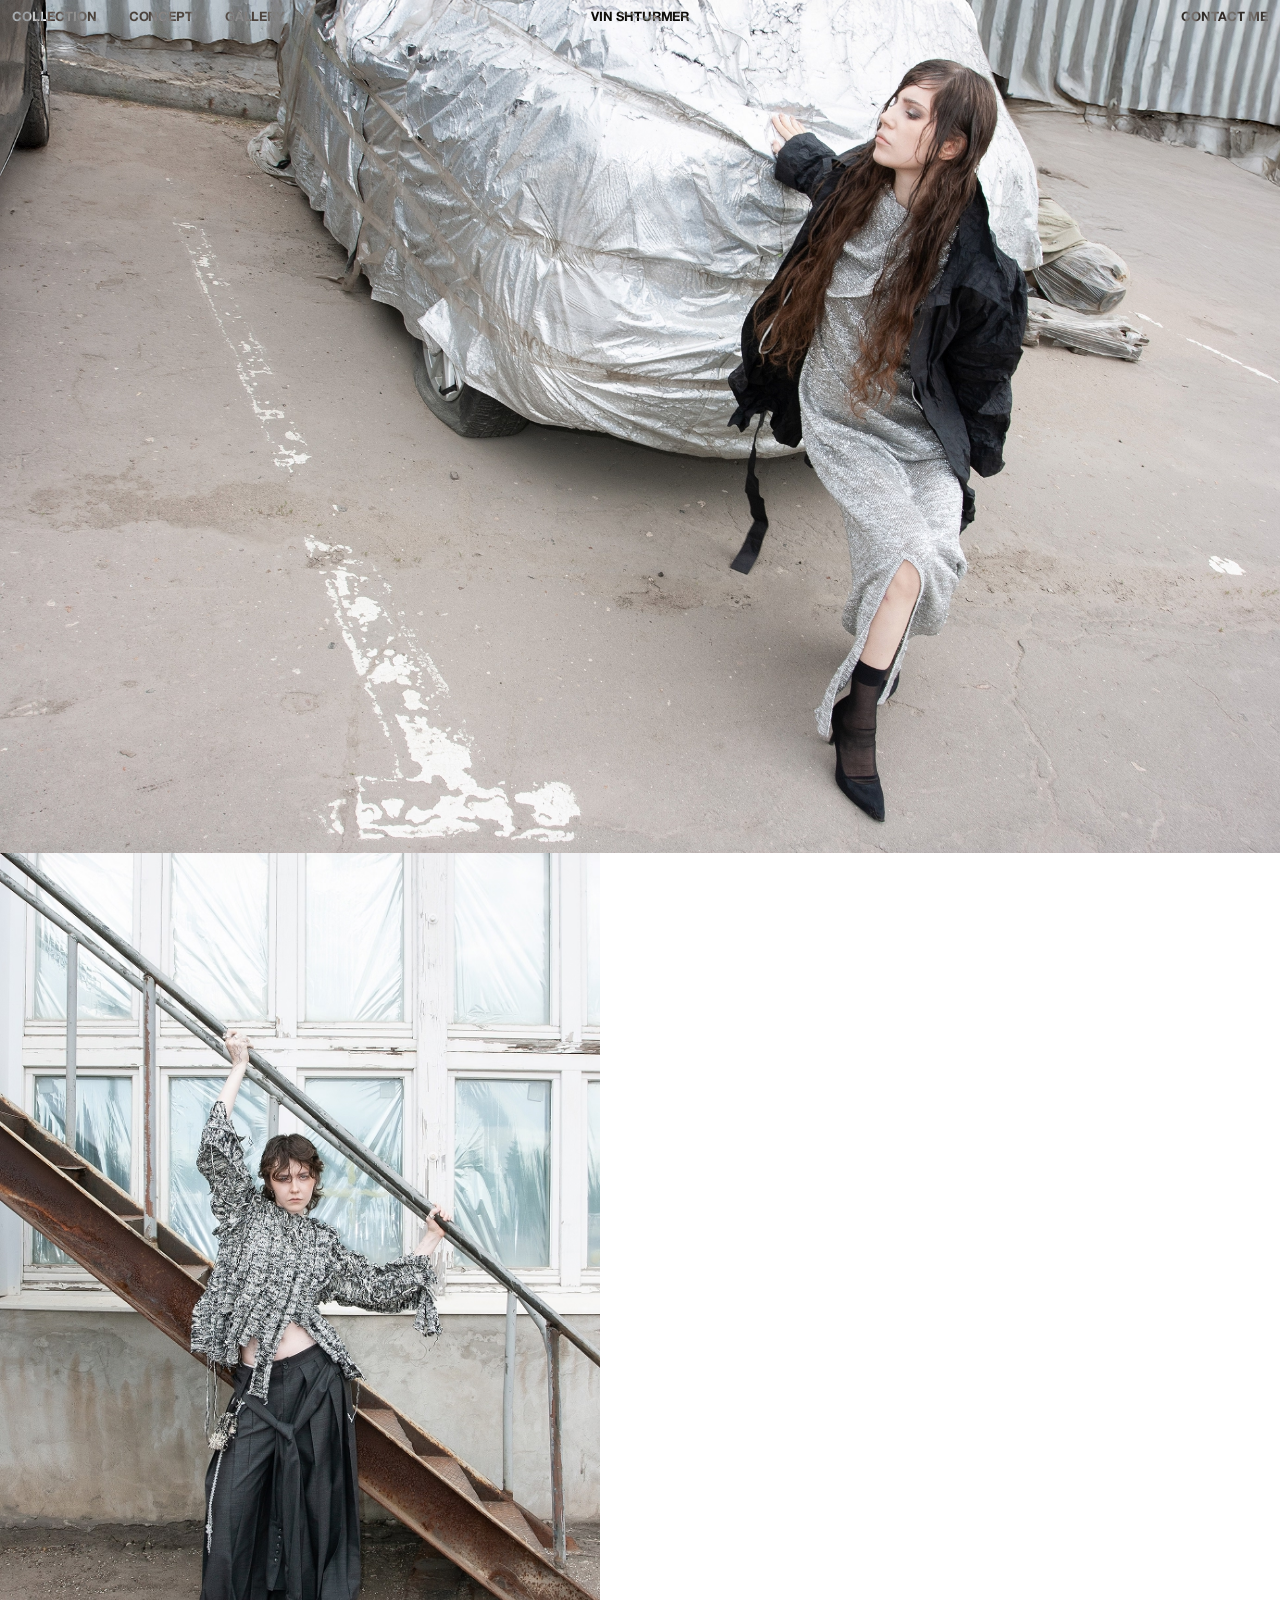
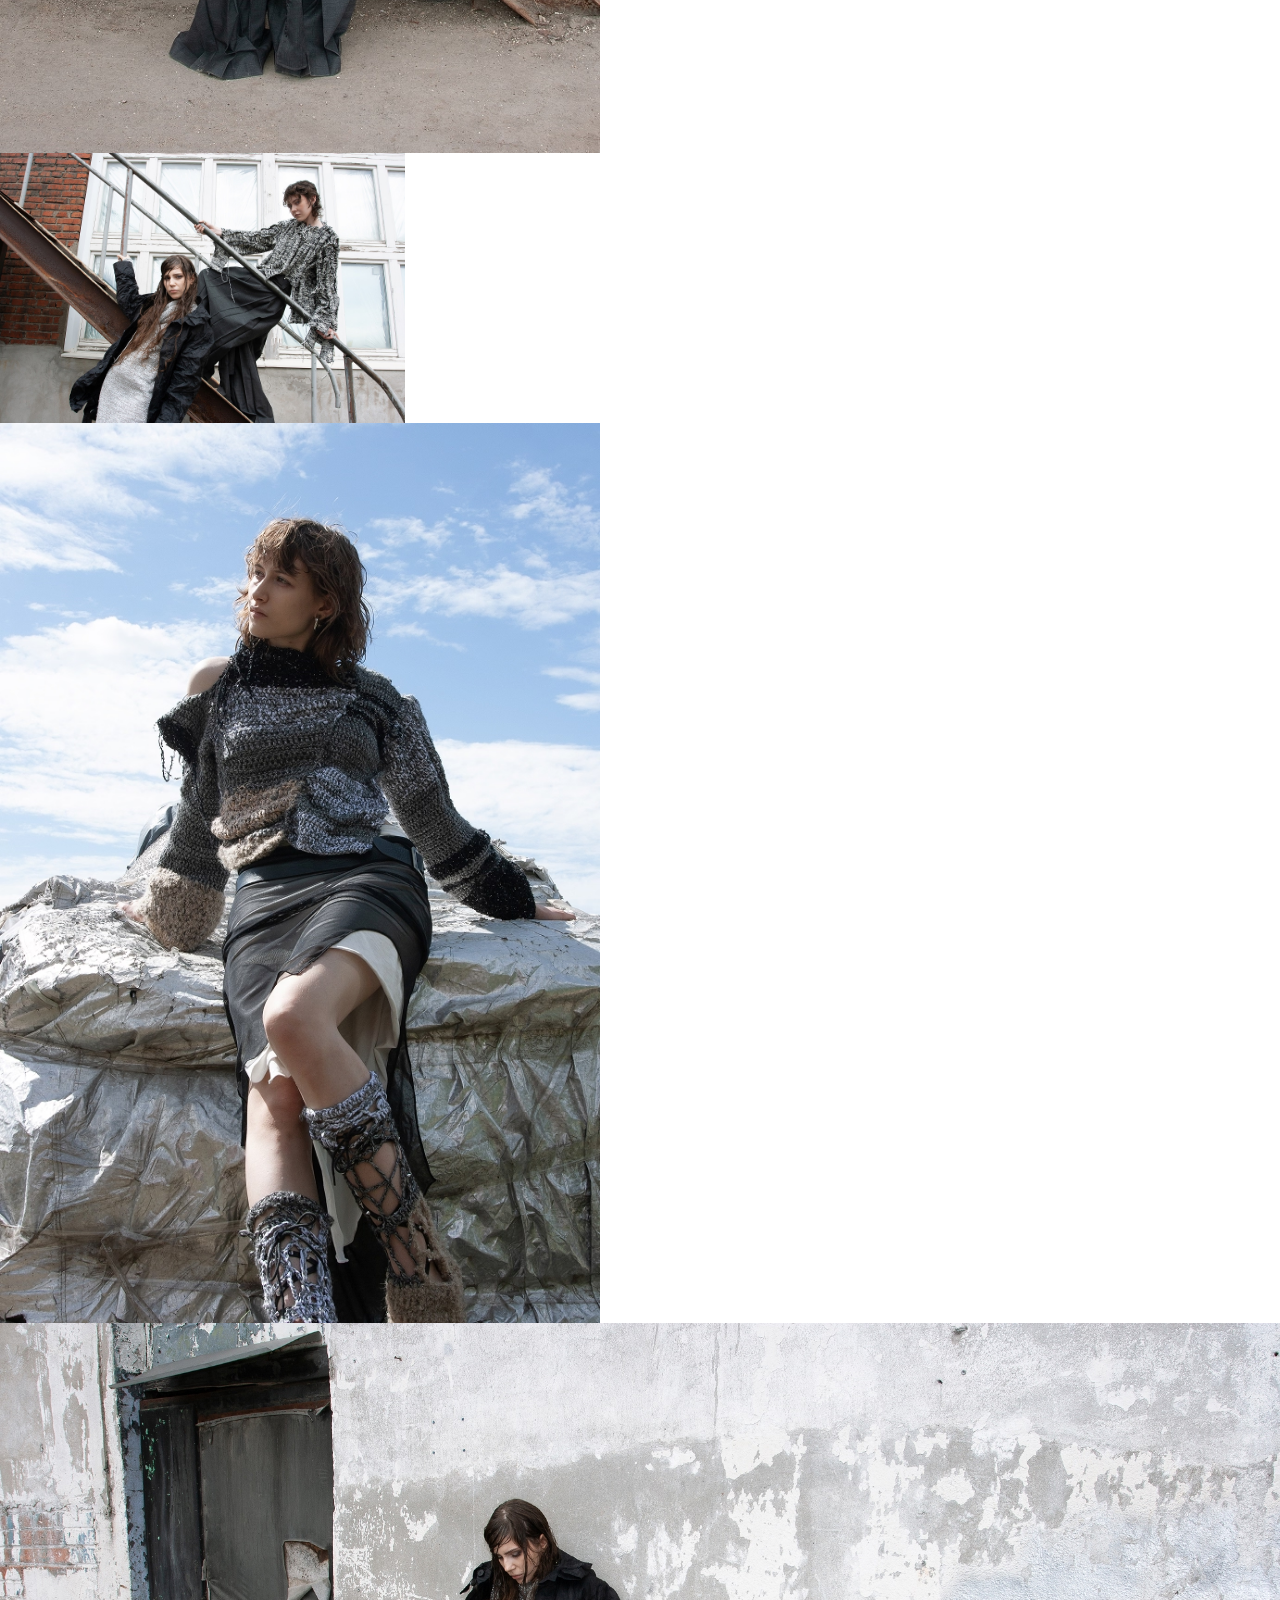
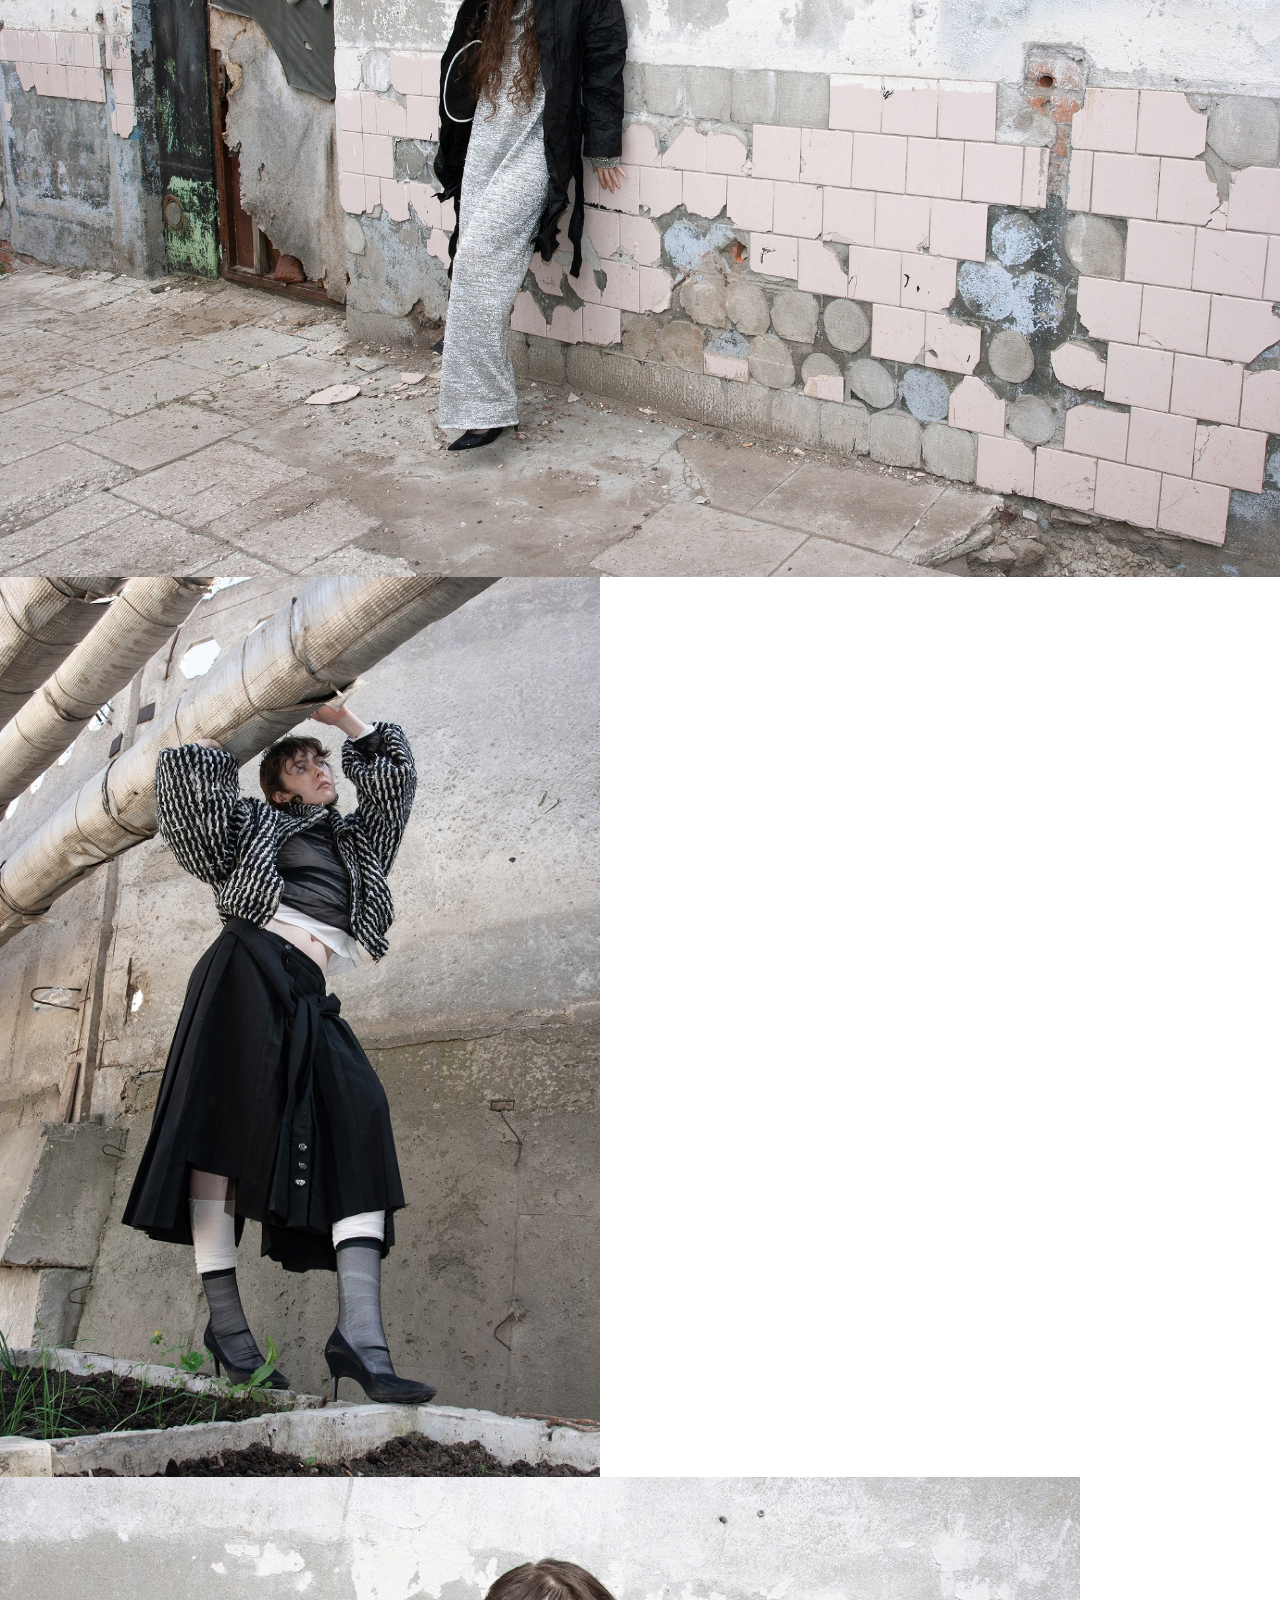
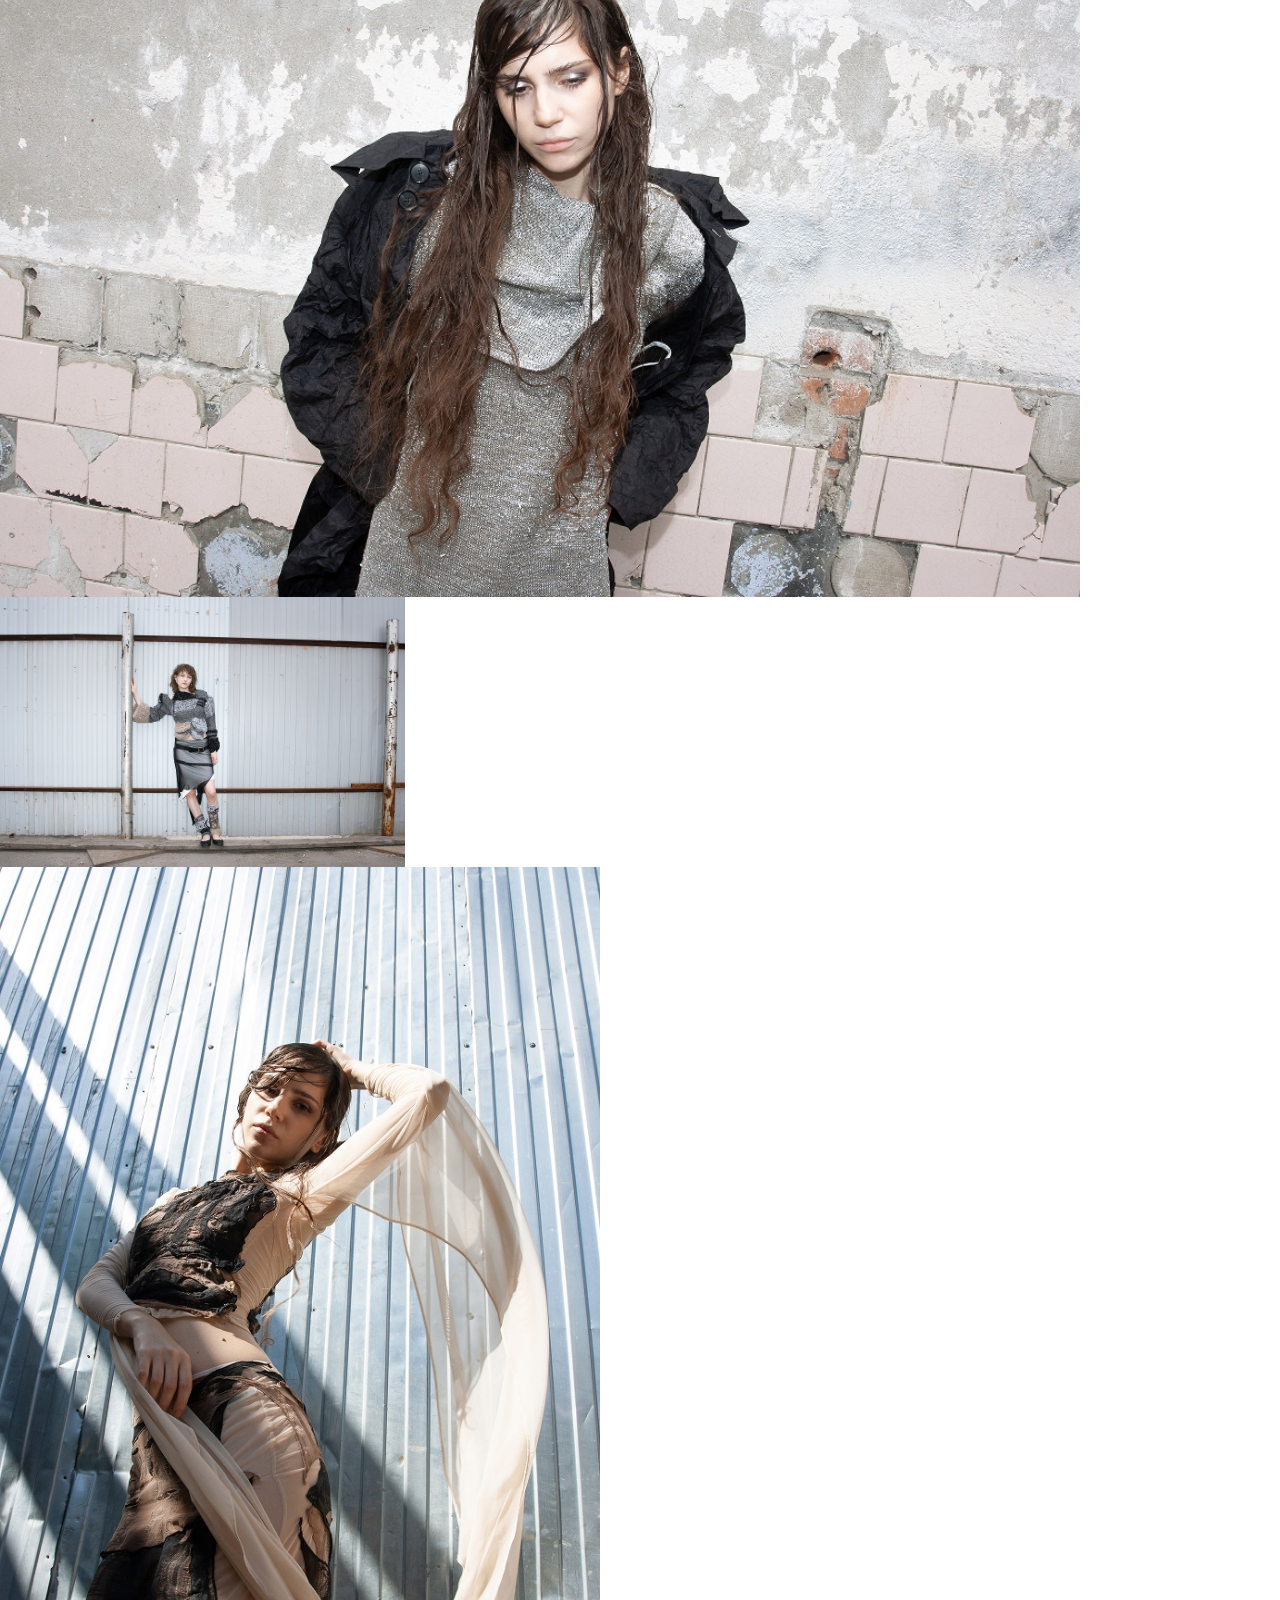
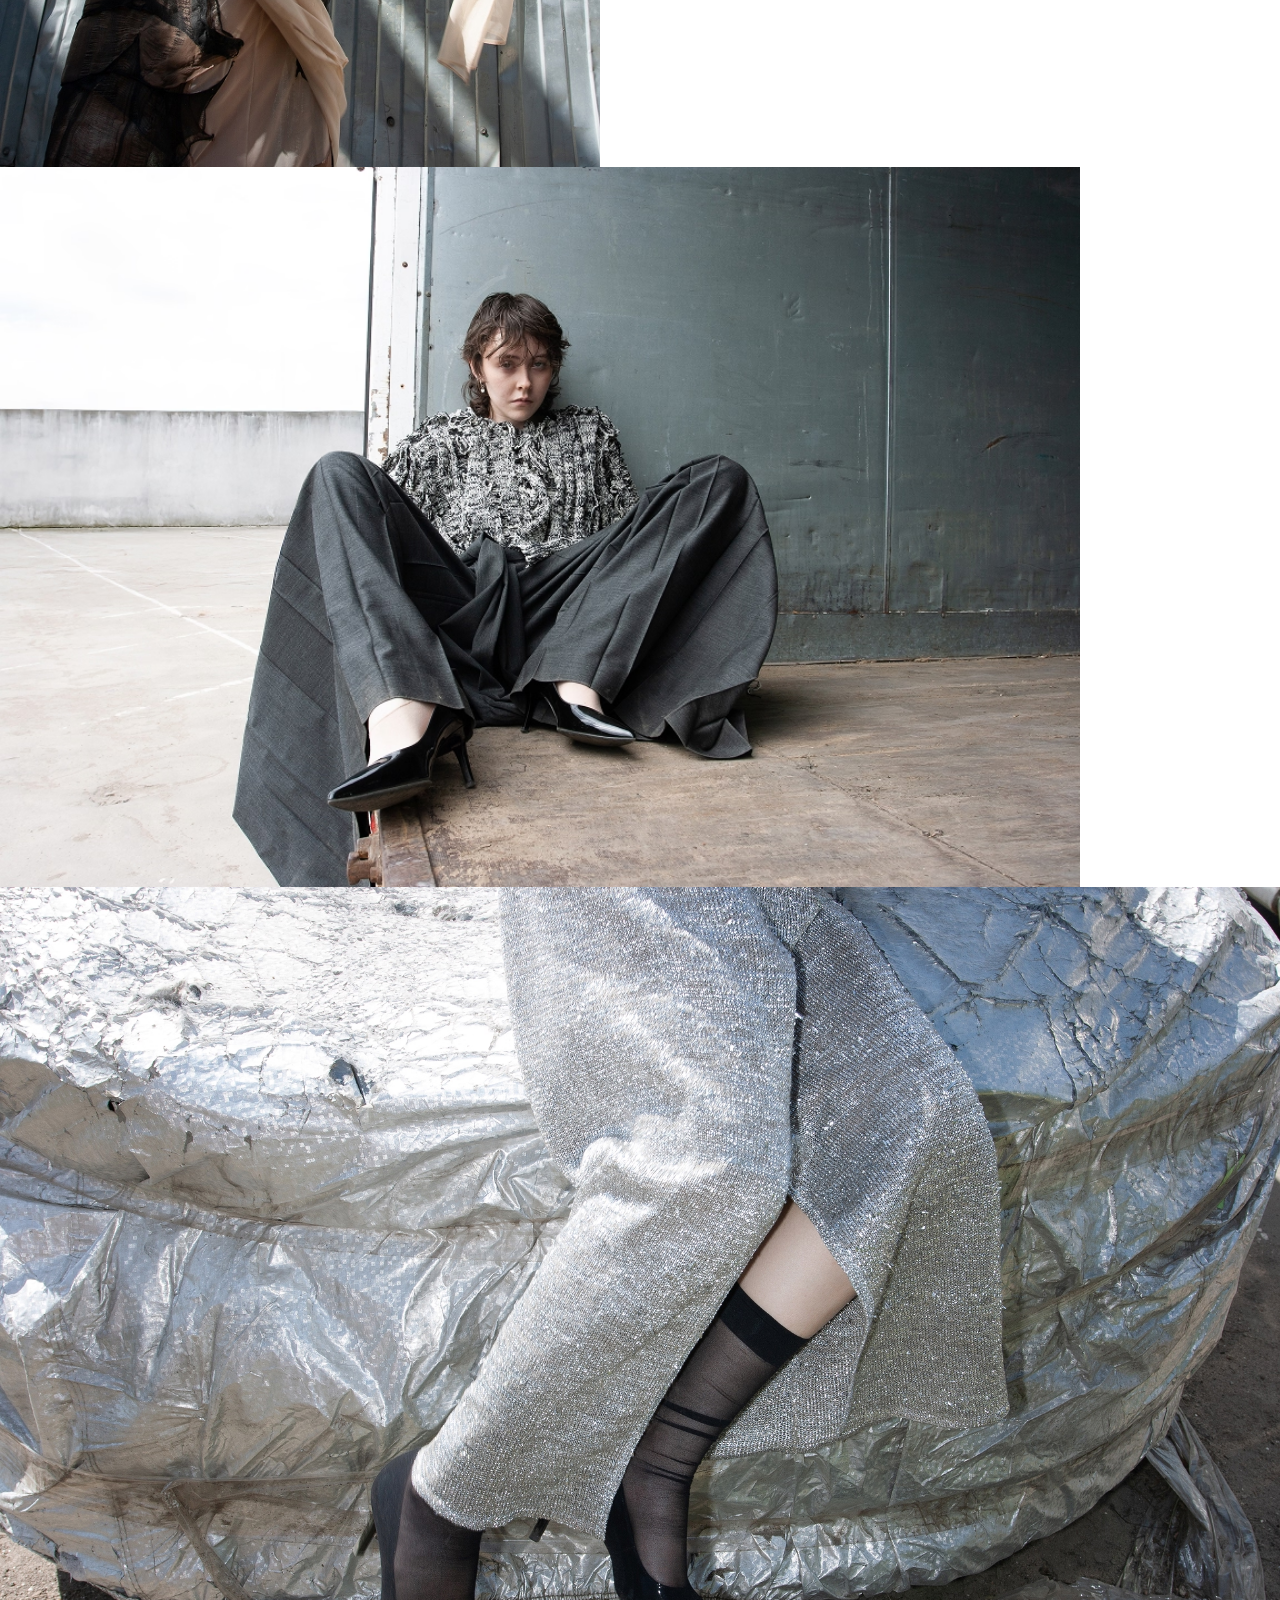
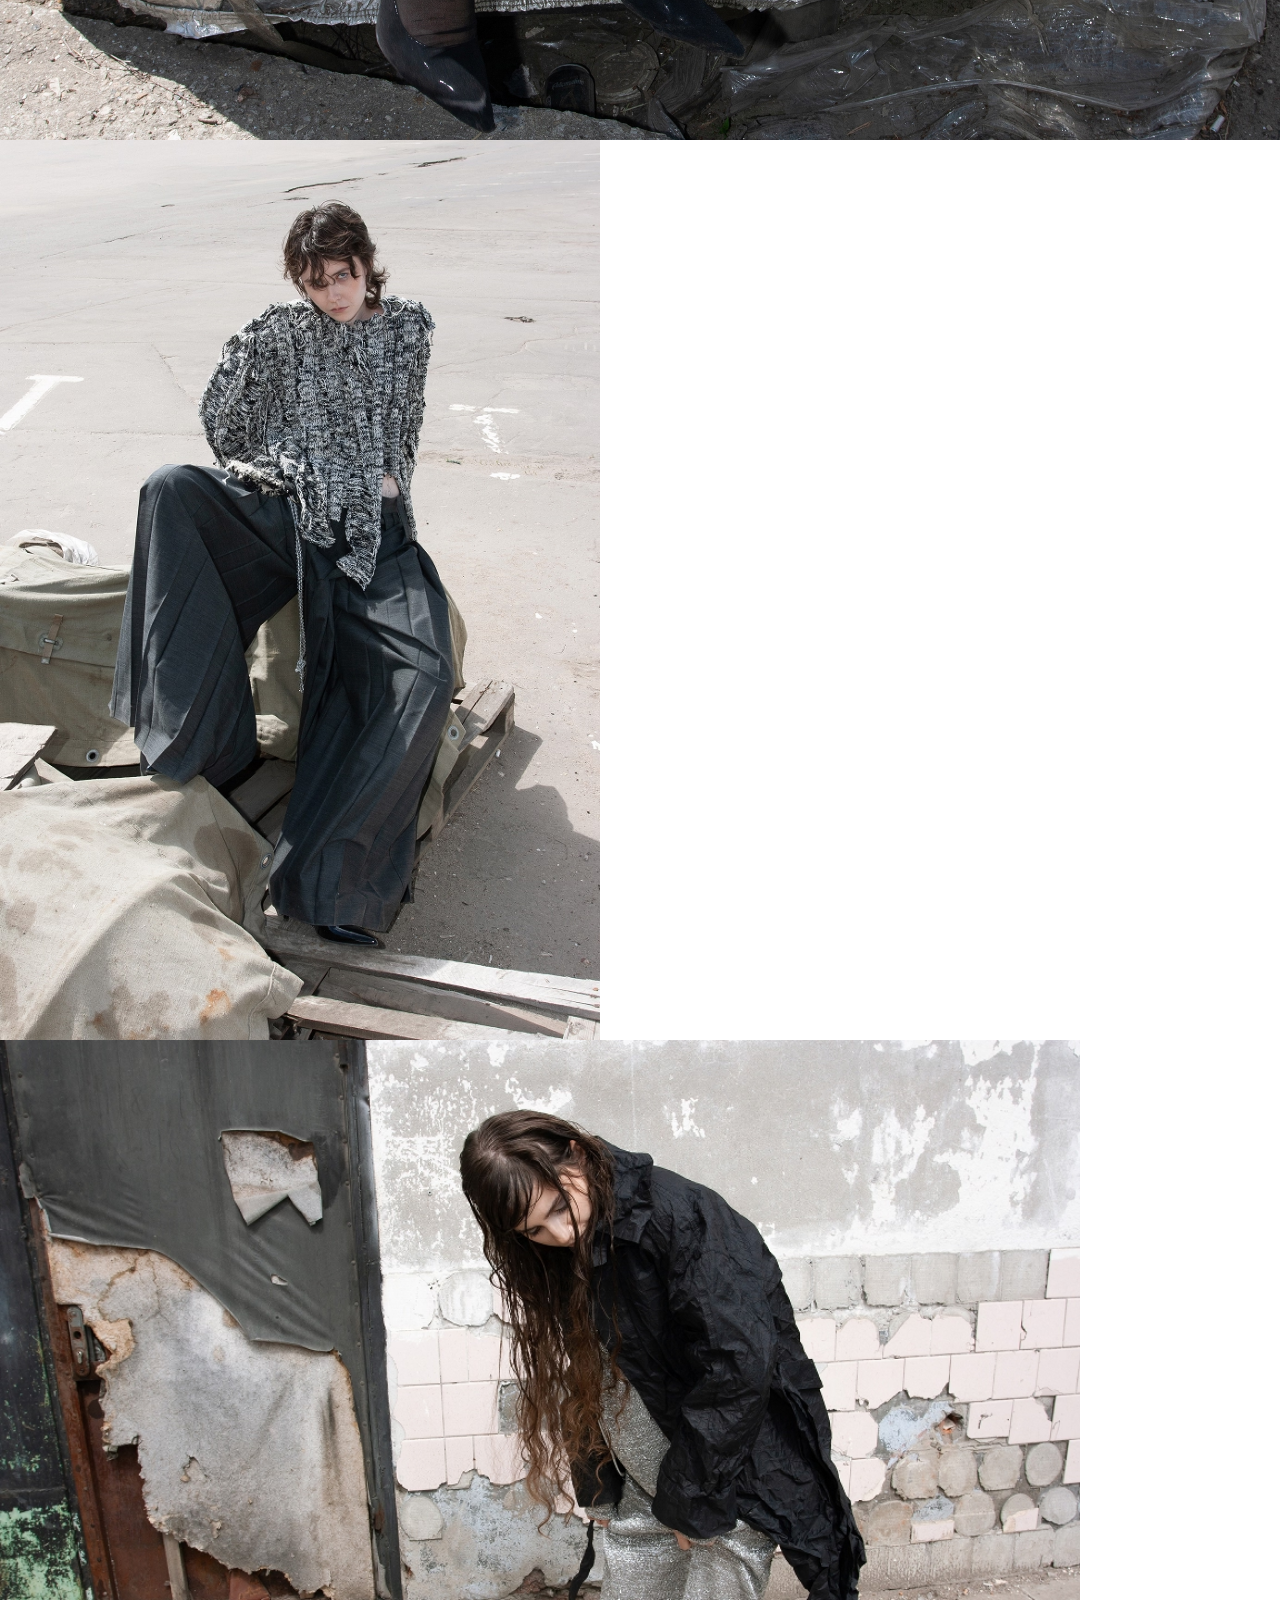
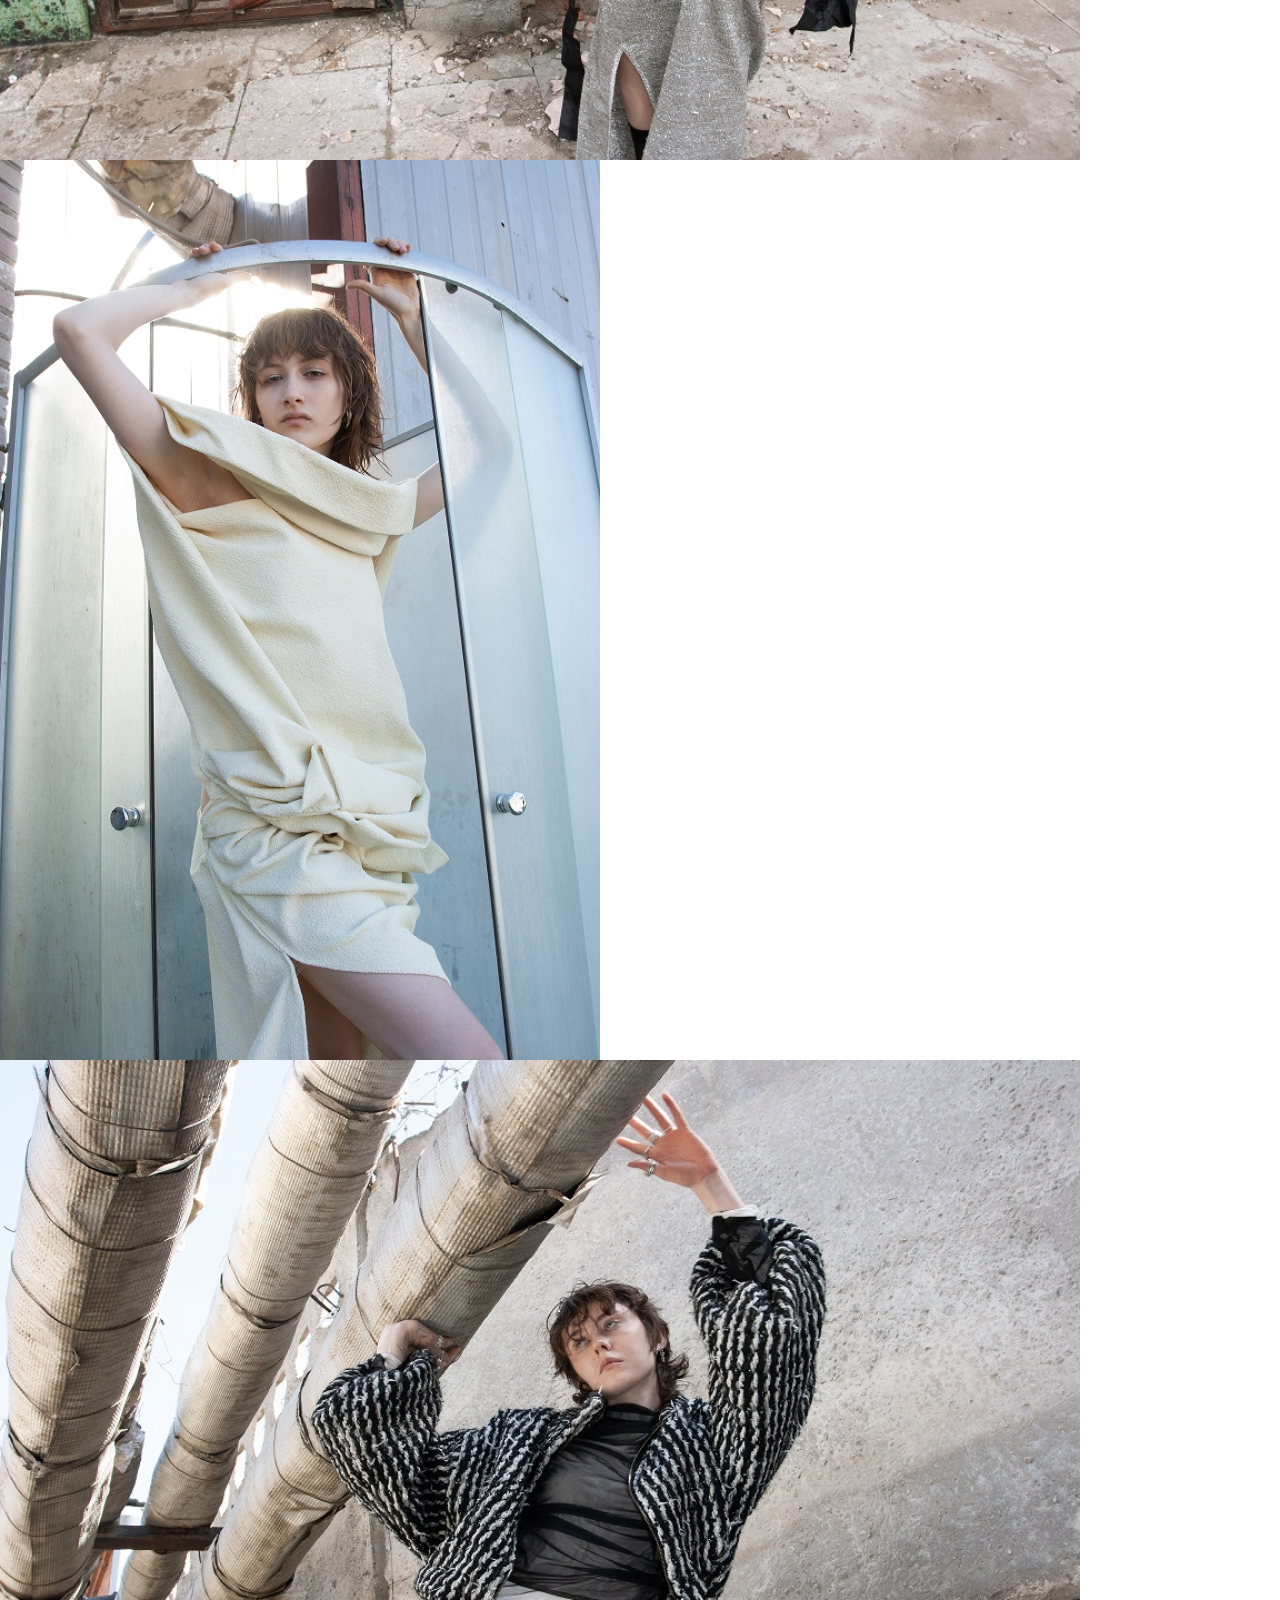
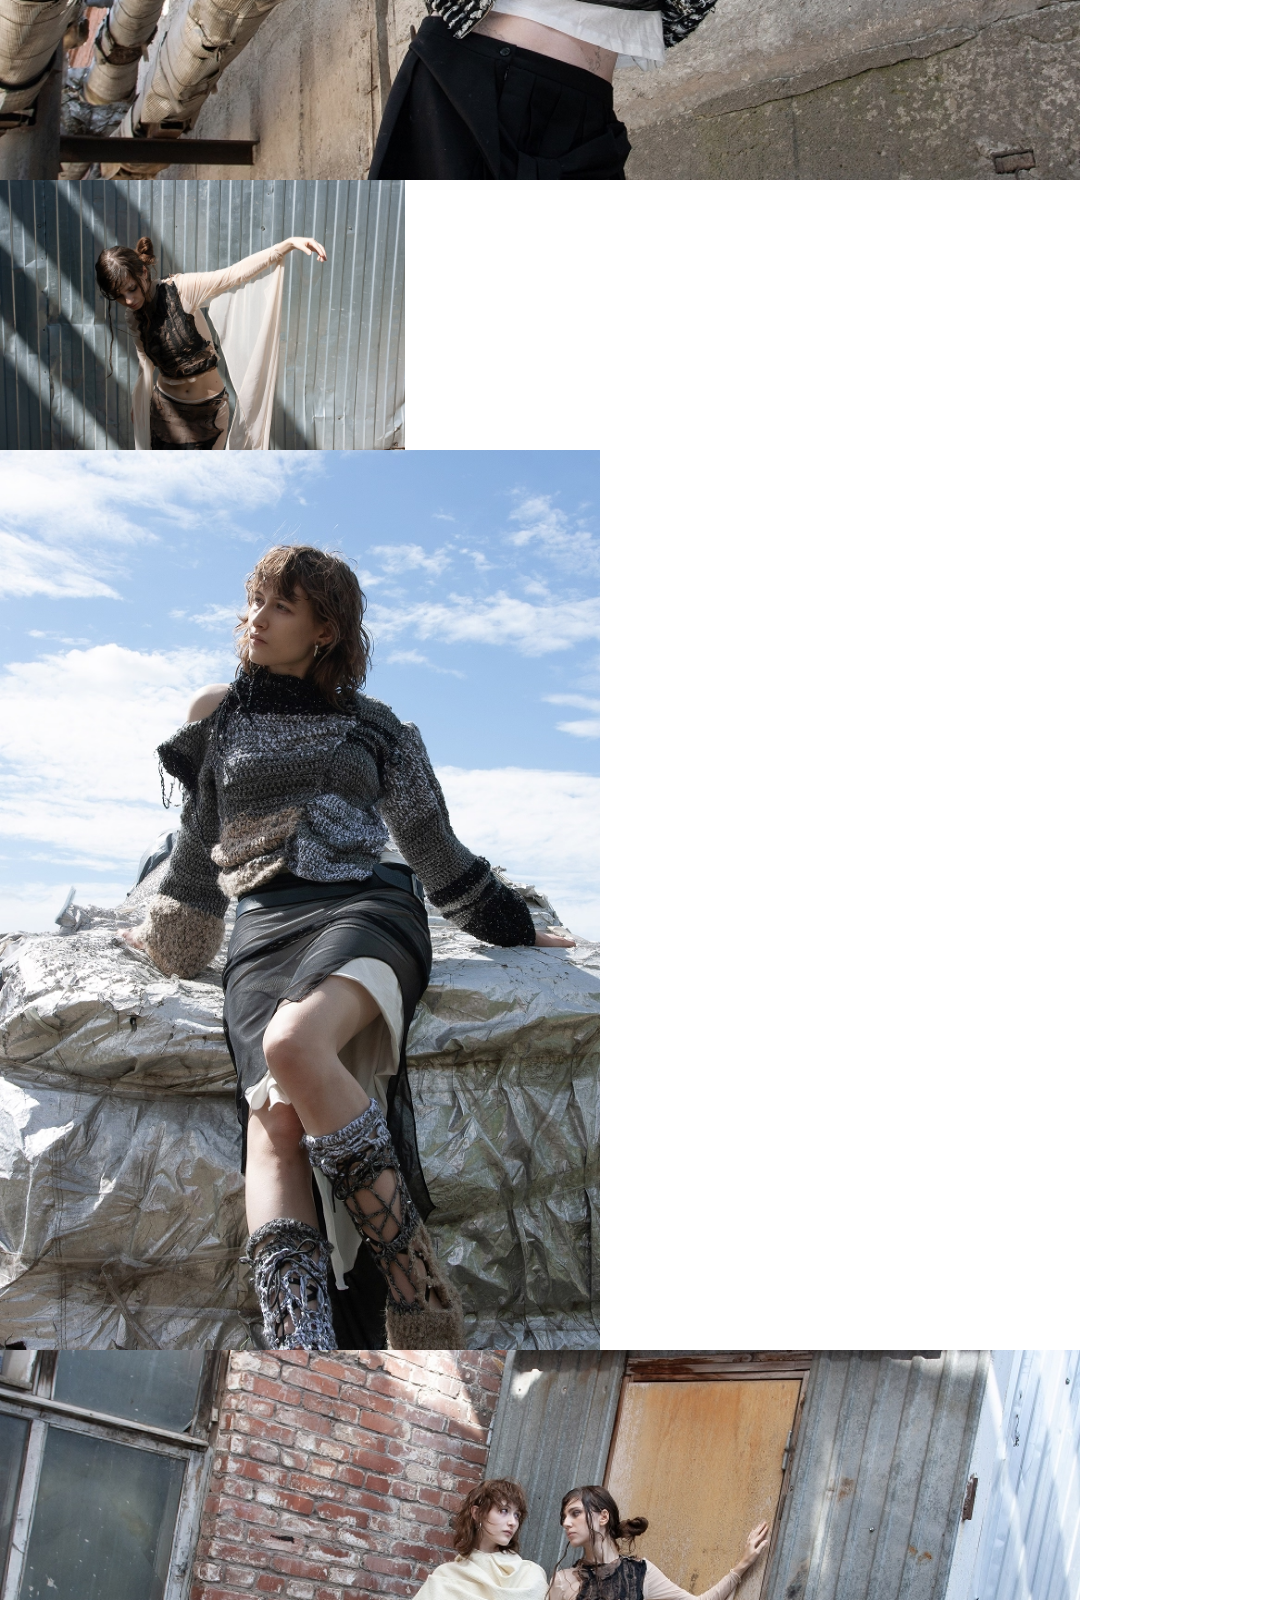
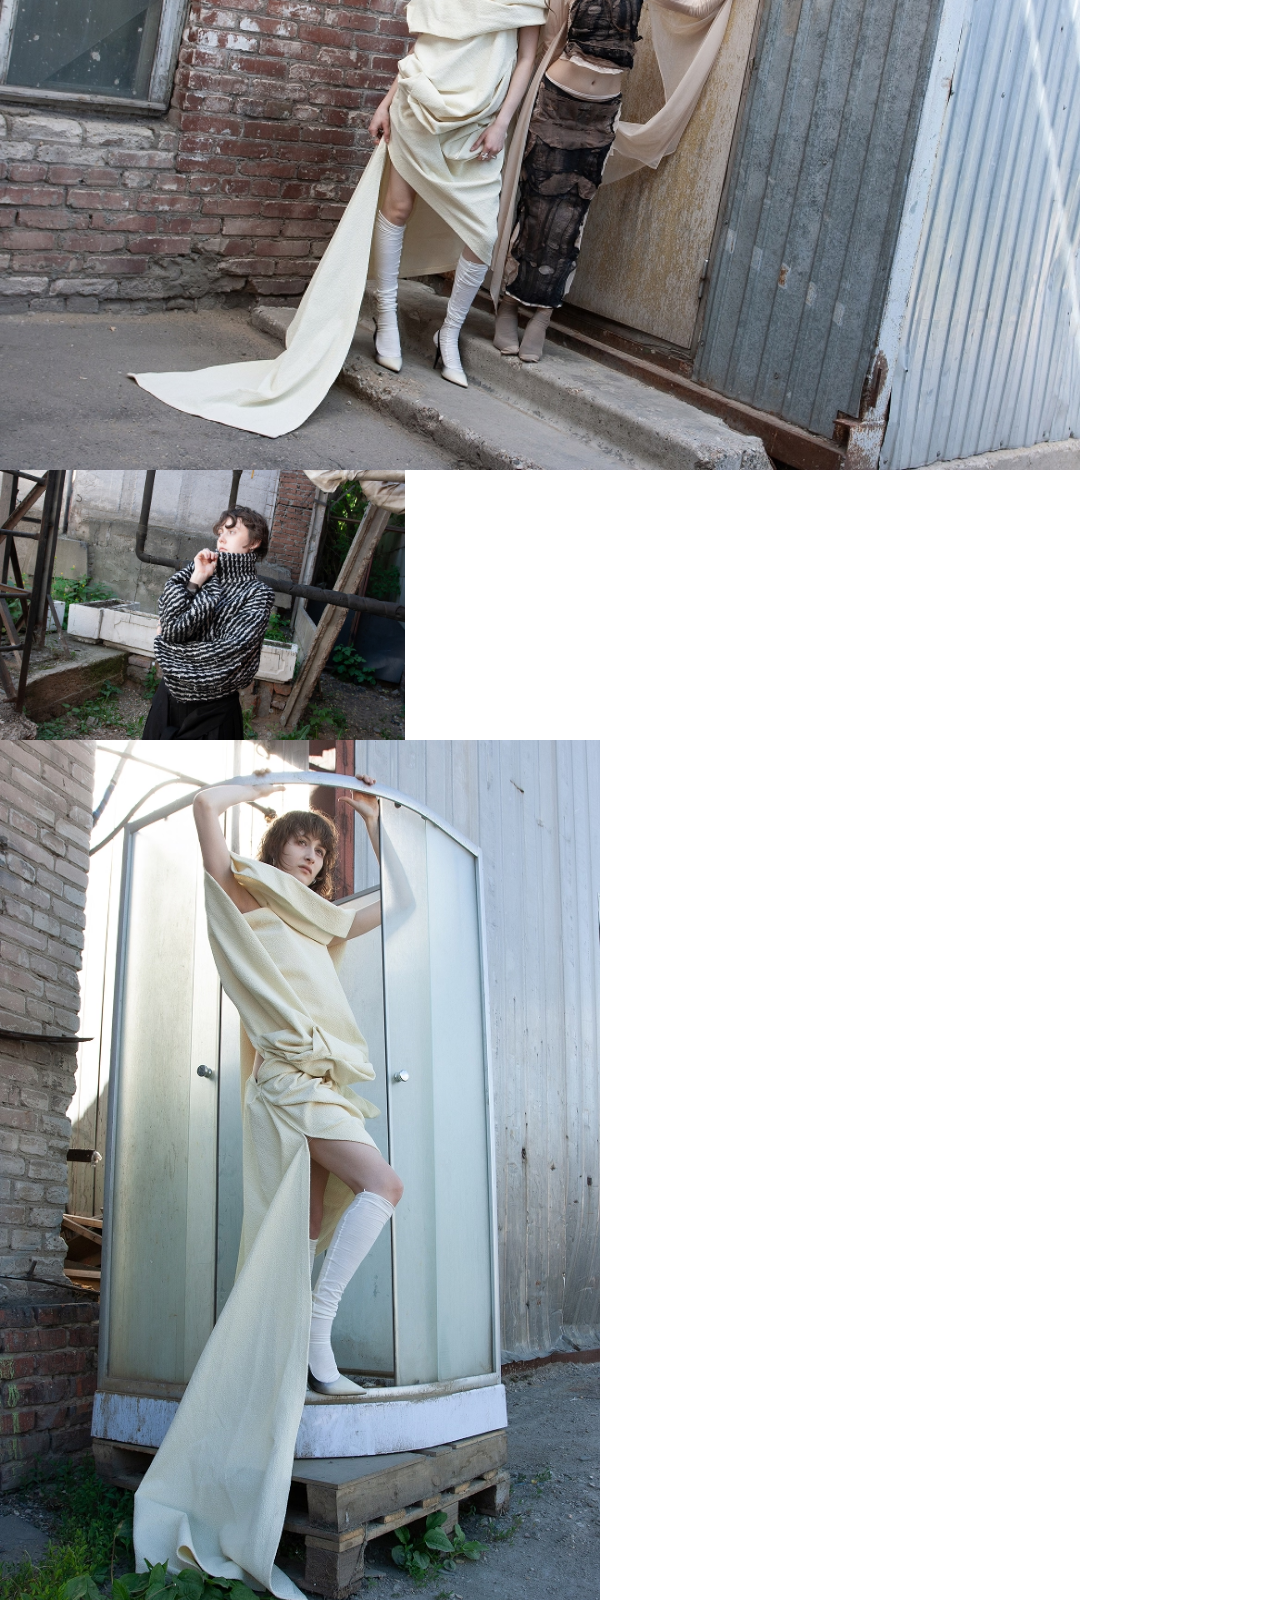
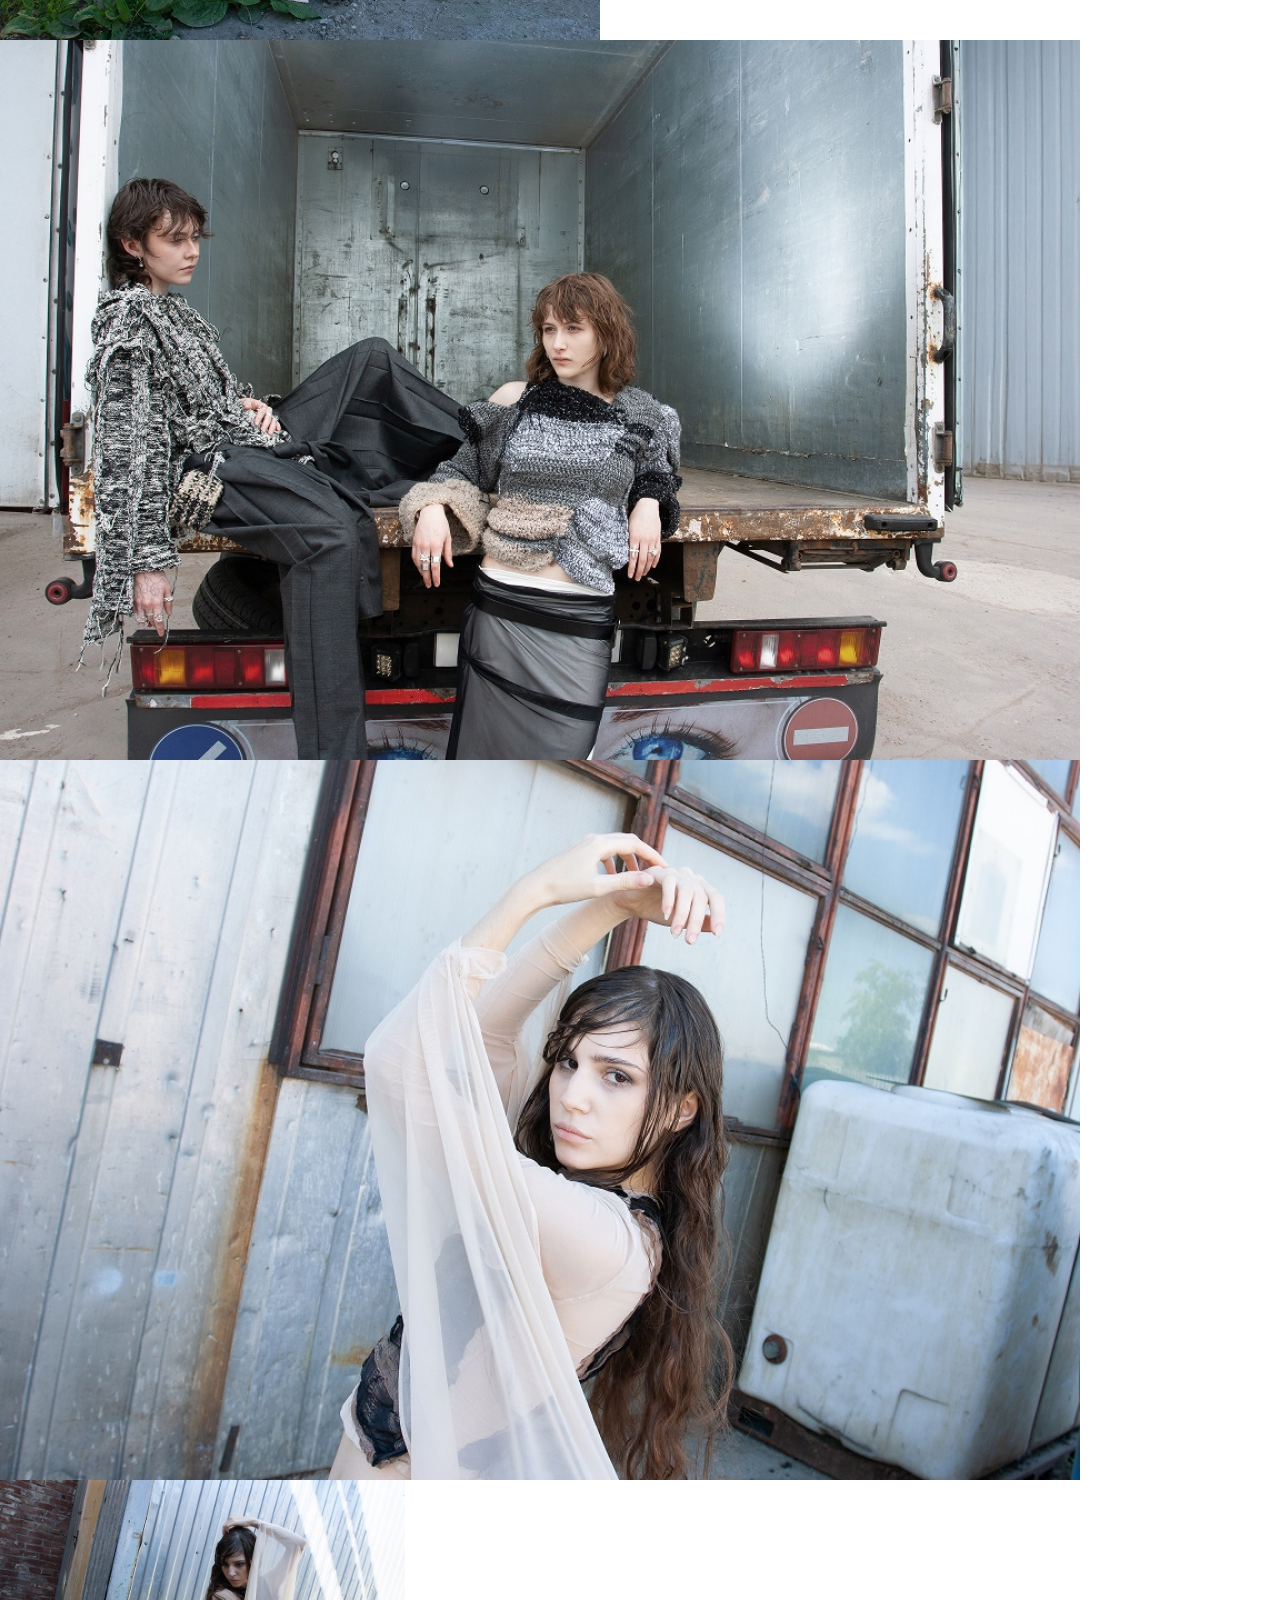
<file: gallery.html>
<!DOCTYPE html>
<html lang="en">
<head>
<meta charset="UTF-8">
<meta name="viewport" content="width=device-width,initial-scale=1.0">
<title>Vin Shturmer — Gallery</title>
<link rel="stylesheet" href="css/style.css?v=202607140000">
</head>
<body>

<!-- preloader: full-screen takeover shown until the first-screen photos
     have loaded (or the safety timeout fires) — see
     js/gallery-preloader.js, a self-contained match for index.html's -->
<div id="preloader">
  <span id="preloader-brand">Vin Shturmer</span>
  <span id="preloader-percent">0%</span>
  <div id="preloader-photo"></div>
</div>

<!-- header, matching index.html — plain links back to the main page's
     sections since this is its own top-level page, not a scroll target -->
     <div id="header">
      <div class="nav-left">
        <a href="http://vinshturmer.fun/">Collection</a>
        <a href="http://vinshturmer.fun/">Concept</a>
        <a href="http://vinshturmer.fun/gallery">Gallery</a>
      </div>
      <span class="brand"><a href="http://vinshturmer.fun/">Vin Shturmer</a></span>
      <a href="https://telegram.me/vinplu" target="_blank">Contact me</a>
    </div>

<!-- 33 photos stacked straight down, full width, no gaps, each at its own
     native aspect ratio (no cropping) — roughly 1 vertical shot per 2
     horizontal ones, in original shoot order within each orientation.
     width/height attributes match each file's real pixel size so the
     browser reserves the right box before the (lazy-loaded) image arrives,
     instead of the page jumping as each one loads in. -->
<section id="gallery-page">
  <img class="gallery-photo-l" loading="lazy" src="assets/images/gallery/IMG_7797%201.avif"  alt="Look 3">

  <img class="gallery-photo-v" loading="lazy" src="assets/images/gallery/IMG_7799%201.avif"  alt="Look 1">
  <img class="gallery-photo-s" loading="lazy" src="assets/images/gallery/IMG_7800%201.avif"  alt="Look 6">

  <img class="gallery-photo-v" loading="lazy" src="assets/images/gallery/IMG_7806%201.avif"  alt="Look 4">
  <img class="gallery-photo-l" loading="lazy" src="assets/images/gallery/IMG_7798%201.avif"  alt="Look 5">
  <img class="gallery-photo-v" loading="lazy" src="assets/images/gallery/IMG_7810%201.avif"  alt="Look 7">
  <img class="gallery-photo-m" loading="lazy" src="assets/images/gallery/IMG_7801%201.avif"  alt="Look 8">
  <img class="gallery-photo-s" loading="lazy" src="assets/images/gallery/IMG_7802%202.avif" alt="Look 9">
  <img class="gallery-photo-v" loading="lazy" src="assets/images/gallery/IMG_7812%201.avif"  alt="Look 10">
  <img class="gallery-photo-m" loading="lazy" src="assets/images/gallery/IMG_7804%201.avif"  alt="Look 11">
  <img class="gallery-photo-l" loading="lazy" src="assets/images/gallery/IMG_7805%202.avif"  alt="Look 12">
  <img class="gallery-photo-v" loading="lazy" src="assets/images/gallery/IMG_7815%202.avif"  alt="Look 13">
  <img class="gallery-photo-m" loading="lazy" src="assets/images/gallery/IMG_7796%201.avif"  alt="Look 2">

  <img class="gallery-photo-v" loading="lazy" src="assets/images/gallery/IMG_7822%201.avif"  alt="Look 16">
  <img class="gallery-photo-m" loading="lazy" src="assets/images/gallery/IMG_7809%201.avif"  alt="Look 17">
  <img class="gallery-photo-s" loading="lazy" src="assets/images/gallery/IMG_7813%201.avif"  alt="Look 18">
  <img class="gallery-photo-v" loading="lazy" src="assets/images/gallery/IMG_7823%201.avif"  alt="Look 19">
  <img class="gallery-photo-m" loading="lazy" src="assets/images/gallery/IMG_7814%202.avif"  alt="Look 20">
  <img class="gallery-photo-s" loading="lazy" src="assets/images/gallery/IMG_7816%201.avif"  alt="Look 21">
  <img class="gallery-photo-v" loading="lazy" src="assets/images/gallery/IMG_7826%201.avif"  alt="Look 22">
  <img class="gallery-photo-m" loading="lazy" src="assets/images/gallery/IMG_7831%202.avif"  alt="Look 32">

  <img class="gallery-photo-m" loading="lazy" src="assets/images/gallery/IMG_7820%201.avif"  alt="Look 26">
  <img class="gallery-photo-s" loading="lazy" src="assets/images/gallery/IMG_7817%202.avif"  alt="Look 23">

  <img class="gallery-photo-l" loading="lazy" src="assets/images/gallery/IMG_7821%202.avif"  alt="Look 27">
  <img class="gallery-photo-v" loading="lazy" src="assets/images/gallery/IMG_7829%201.avif"  alt="Look 28">
  <img class="gallery-photo-m" loading="lazy" src="assets/images/gallery/IMG_7824%201.avif"  alt="Look 29">
  <img class="gallery-photo-l" loading="lazy" src="assets/images/gallery/IMG_7825%201.avif"  alt="Look 30">
  <img class="gallery-photo-v" loading="lazy" src="assets/images/gallery/IMG_7830%201.avif"  alt="Look 31">
</section>

<script src="js/gallery-preloader.js?v=202607140000"></script>
</body>
</html>
</file>
<file: css/style.css>
@font-face{font-family:'HN';font-weight:700;src:url('../assets/fonts/HN-Bold.otf') format('opentype');}
@font-face{font-family:'HN';font-weight:500;src:url('../assets/fonts/HN-Medium.otf') format('opentype');}

*,*::before,*::after{margin:0;padding:0;box-sizing:border-box;}
html,body{width:100%;background:#fff;}
body{font-family:'HN',sans-serif;-webkit-font-smoothing:antialiased;}

/* click-dragging over the hero figure or any of the drag-to-rotate
   turntables (grid tiles, concept-page turntables) has no text to select,
   but the browser doesn't know that — without this, a drag gesture there
   paints the default text-selection highlight over the image and
   whatever's nearby. Scoped to the image/drag areas rather than body so
   the actual body copy (concept-text etc.) stays selectable. */
#fig-wrap,.grid-item,#concept-turn,.c2-turn,.c3-turn,.c4-turn,.c5-turn,.c6-turn,.cm-turn{
  -webkit-user-select:none;user-select:none;
}

/* ── preloader: full-screen takeover, brand+percent row plus a small
   crossfading photo dead-center (built from the same #about photo set via
   buildPhotoLoop in main.js). z-index sits above #header (20) and
   everything else on the page since it's meant to fully obscure the site
   until images have loaded. Desktop centers the brand/percent row
   vertically in the viewport per the Figma frame; mobile pins it to the
   top instead, matching the real #header's own position. ── */
#preloader{
  position:fixed;inset:0;z-index:100;
  background:#fff;
  display:flex;justify-content:space-between;align-items:center;
  padding:10px;
}
/* no transition — this snaps off in one frame rather than fading, since a
   soft crossfade read as the site just being slow to remove it */
#preloader.preloader-hidden{display:none;}
#preloader-brand,#preloader-percent{
  font-family:'HN',sans-serif;font-weight:700;font-size:clamp(13px,min(1.08vw,1.728vh),15.6px);
  letter-spacing:-.01em;text-transform:uppercase;color:#000;white-space:nowrap;
}
#preloader-photo{
  position:absolute;left:50%;top:50%;transform:translate(-50%,-50%);
  width:150px;height:100px;overflow:hidden;pointer-events:none;
}
#preloader-photo img{position:absolute;inset:0;width:100%;height:100%;object-fit:cover;display:none;}
#preloader-photo img.on{display:block;}

@media (max-width:1024px){
  #preloader{align-items:flex-start;}
}

/* ── screen 1 ── */
#screen1{position:relative;height:100vh;overflow:hidden;}

/* ── backgrounds ── */
#bg-wrap{position:absolute;inset:0;z-index:0;}
.bg-img{
  position:absolute;inset:0;
  width:100%;height:100%;
  object-fit:cover;object-position:center;
  opacity:0;
}
.bg-img.on{opacity:1;}

/* ── figure (no-bg turntable) ── */
#fig-wrap{position:absolute;top:50%;left:50%;transform:translate(-50%,-50%);height:82vh;width:calc(82vh * 683 / 1024);z-index:10;}
#fig-wrap img{
  position:absolute;inset:0;
  width:100%;height:100%;
  object-fit:contain;object-position:bottom center;
  display:none;pointer-events:none;
}
#fig-wrap img.on{display:block;}

/* ── header ── */
#header{position:fixed;top:0;left:0;right:0;z-index:20;display:flex;align-items:center;justify-content:space-between;padding:12px 12px;font-size:13px;font-weight:700;letter-spacing:-.01em;text-transform:uppercase;color:#fff;mix-blend-mode:difference; background:transparent;}
#header.no-bg{background:transparent;}

/* dev-only toggle: pick a scroll transition style for the look blocks */
#scroll-mode-toggle{
  position:fixed;top:76px;left:8px;z-index:60;
  background:#fff;border:1px solid #000;border-radius:4px;padding:6px 8px;
  font-family:sans-serif;font-size:11px;color:#000;
  display:flex;flex-direction:column;gap:4px;
}
#scroll-mode-toggle label{display:flex;align-items:center;gap:5px;cursor:pointer;white-space:nowrap;}

/* snap + crossfade: the actual page scroller (html) snaps to the start of
   each look canvas; canvases without scroll-snap-align (screen1, gallery)
   are simply not snap targets, so normal scroll continues through them
   unaffected. */
html[data-scroll-mode="fade"]{
  scroll-snap-type:y mandatory;
}
html[data-scroll-mode="fade"] #concept-canvas,
html[data-scroll-mode="fade"] .concept-canvas{
  scroll-snap-align:start;
  scroll-snap-stop:always;
  transition:opacity .1s linear;
}

/* sticky photo scrub: each look gets a tall spacer after its canvas; while
   scrolling through that spacer the photo pins center-screen and flips
   frames based on scroll progress instead of a timer. Only active in this
   mode — hidden (and the original timer-driven photo hidden) otherwise. */
.sticky-scrub-zone{display:none;position:relative;height:280vh;}
html[data-scroll-mode="scrub"] .sticky-scrub-zone{display:block;}
/* margin-top (pulling the zone up flush against its look's real content,
   with no dead scroll before it) is computed live in main.js — see
   updateScrubZoneOffsets */
html[data-scroll-mode="scrub"] #concept-photo,
html[data-scroll-mode="scrub"] #concept-photo-2,
html[data-scroll-mode="scrub"] #concept-photo-3,
html[data-scroll-mode="scrub"] #concept-photo-4,
html[data-scroll-mode="scrub"] #concept-photo-5,
html[data-scroll-mode="scrub"] #concept-photo-6{
  display:none;
}
.sticky-scrub-inner{
  position:sticky;top:0;height:100vh;
  display:flex;align-items:center;justify-content:center;
}
.sticky-scrub-photo{position:relative;}
.sticky-scrub-photo img{position:absolute;inset:0;width:100%;height:100%;object-fit:cover;object-position:center;display:none;}
.sticky-scrub-photo img.on{display:block;}
/* same box sizes as each look's original photo (in vw, so aspect holds at any width):
   a = 300x200 (looks 1, 3); b = 400x600 (looks 2, 5); c = 980x600 (looks 4, 6) */
.scrub-size-a{width:20.83vw;height:13.89vw;}
.scrub-size-b{width:27.78vw;height:41.67vw;}
.scrub-size-c{width:68.06vw;height:41.67vw;}

/* fixed "LOOK N" nav, vertically centered on screen, visible only while
   scrolling through the concept section; active look highlighted in black,
   the rest faded — mirrors the same look-tracking used by the rail thumbnail */
.look-nav{
  position:fixed;top:50%;left:0;right:0;transform:translateY(-50%);
  z-index:15;
  display:flex;justify-content:space-between;align-items:center;
  padding:0 12px;
  pointer-events:none;
  opacity:0;
}
.look-nav.in-view{opacity:1;}
.look-nav-item{
  font-family:'HN',sans-serif;font-weight:700;font-size:13px;
  letter-spacing:-.01em;text-transform:uppercase;
  color:rgba(0,0,0,.1);
}
.look-nav-item.active{color:#000;}
#header .nav-left{display:flex;gap:32px;}
#header a{text-decoration:none;color:#fff;cursor:pointer;opacity:1;}
#header a:hover{text-decoration: underline;}
#header .brand{
  position:absolute;left:50%;transform:translateX(-50%);
  font-weight:700;
}

.caption{
  position:absolute;
  z-index:2;
  text-align:center;
  pointer-events:none;
}
.caption-centered{top:50%;left:50%;transform:translate(-50%,-50%);color:#000;}
.caption-bottom{bottom:24px;left:50%;transform:translateX(-50%);color:#fff;}
.caption .line1{
  display:block;
  font-size:13px;font-weight:700;
  letter-spacing:0;text-transform:uppercase;
}
.caption .line2{
  display:block;
  font-size:13px;font-weight:700;
  letter-spacing:calc(2.9vw);text-transform:uppercase;
}

/* ── about / general concept intro (1440x900 reference, single viewport) ── */
#about{position:relative;height:100vh;background:#fff;overflow:hidden;}


/* font-size uses min(vw, vh*1.6) rather than plain vw: top/left above are
   %-of-height on this 100vh section, so they already shrink with a shorter
   window — but plain vw-only text doesn't, so on a short-but-wide window
   the (relatively too-large) text overruns the now-tighter vertical gap
   and overlaps the row below. The vh term (1.6 = 1440/900, this section's
   own reference ratio) makes the font shrink in step with the layout
   whichever dimension is actually the tighter constraint. */
.about-heading{
  position:absolute;left:41.67%;top:10%;
  font-family:'HN',sans-serif;font-weight:700;font-size:13px;
  letter-spacing:-.01em;text-transform:uppercase;color:#000;
  white-space:nowrap;
}

.about-text{
  position:absolute;left:50%;top:11.5%;width:19.33%;
  font-family:'HN',sans-serif;font-weight:500;font-size:clamp(10px,min(1.08vw,1.728vh),13px);
  letter-spacing:-.01em;text-align:justify;color:#000;
}
.about-text p{margin-bottom:1.5em;}
.about-text p:last-child{margin-bottom:0;}

.about-row{
  position:absolute;left:1.18%;top:55.11%;width:97.78%;
  display:flex;justify-content:space-between;
}
/* width/height use min(vw, vh*1.6) like the font-sizes above — a vw-only
   box doesn't shrink on a short window, so at extreme aspect ratios it
   stays large while .about-row's top:55.11% keeps rising to meet it */
.about-photo{position:relative;width:min(10.417vw,16.667vh);height:min(6.944vw,11.11vh);overflow:hidden;}
.about-photo img{position:absolute;inset:0;width:100%;height:100%;object-fit:cover;object-position:center;display:none;pointer-events:none;}
.about-photo img.on{display:block;}

/* mobile: stacked flow instead of the desktop's absolute-positioned
   overlay (400px-wide reference, so px values below convert to vw as
   px/400*100). Only 4 of the 5 photos show — the design has the 5th
   hidden on this layout, not a mistake. No repeated mini-header/back
   link here (unlike the Figma frame) since the site already has one
   persistent fixed #header used everywhere, mobile included. */
@media (max-width:1024px){
  #about{height:100vh;padding: 10px; overflow:hidden;display: flex;flex-direction: column;justify-content: space-around;}
  .about-heading{
    position:static;
    font-size:13px;letter-spacing:-.01em;text-align:center;
  }
  .about-text{
    position:static;width:100%;
    font-size:13px;font-weight:500;
  }
  .about-row{
    position:static;width:100%;
    flex-direction:column;align-items:center;gap: 10px;
  }
  .about-photo{width:28.13vw;height:18.75vw;}
  #about-photo-5{display:none;}
}

/* ── screen 2: gallery grid ── */
#gallery{
  position:relative;
  padding-bottom: 5%;
  height:100vh;
  background:#fff;
}
#grid-wrap{
  height:100%;
  display:grid;
  grid-template-columns:repeat(3,1fr);
  grid-template-rows:repeat(2,1fr);
}
.grid-item{
  position:relative;
  cursor:grab;
  touch-action:none;
  transition:opacity .3s;
}
.grid-item:active{cursor:grabbing;}
#grid-wrap.dragging .grid-item:not(.active){opacity:.3;}
.grid-item img{
  position:absolute;
  left:50%;bottom:0;
  height:88%;
  width:auto;
  max-width:100%;
  object-fit:contain;
  display:none;
  pointer-events:none;
}
.grid-item img.on{display:block;}

/* ── concept ──
   Whole block is one proportional canvas (1440x3200 reference, ~1:2.222 ratio)
   so the overlapping/staggered collage scales as a unit at any width. */
#concept{background:#fff;padding-top:0px;}
#concept-canvas,.concept-canvas{position:relative;width:100%;padding-top:222.22%;}
#concept-canvas > *,.concept-canvas > *{position:absolute;}

#concept-text{
  left:50%;top:2.3%;width:49.24%;z-index:3;
  font-size:clamp(10px,.9vw,13px);font-weight:500;
  letter-spacing:-.01em;text-align:justify;color:#000;
}

.c-collage-img{
  width:37.01%;height:25%;object-fit:cover;object-position:center;
  opacity:0;
  pointer-events:none;
}
.c-collage-img.revealed{opacity:1;}
/* the col-* clusters (pre-composed collage images, not single garment
   crops) are always visible — no scroll-reveal fade for these, unlike the
   m-* photos above */
.c-collage-img.c-col{opacity:1;}
.cm1{left:6.25%;top:.31%;width:37.01%;height:25%;object-fit:cover;object-position:center;z-index:2;pointer-events:none;}
.cm2{left:25.49%;top:6.88%;z-index:3;pointer-events:none;}
.cm3{left:60%;top:40.53%;z-index:4;pointer-events:none;}
.cm4{left:53.06%;top:57.06%;z-index:5;pointer-events:none;}
.c1-col{left:44%;top:13%;width:11%;height:4.52%;object-fit:contain;z-index:2;}

/* width:45.83% (canvas-%) and height:90vh (viewport-%) used to scale
   independently, so at most real window sizes their ratio didn't match
   the photo's, leaving a bare gap on the left/right where the box's own
   background showed through instead of the photo. aspect-ratio locks the
   box to the photo's own ratio (683:1024, same as the -fill exports) off
   the authoritative height:90vh, so object-fit:contain always fills it
   exactly with no gap. left is 50%+translateX(-50%) instead of a fixed
   27.08% since the width is now derived from height and varies with
   viewport — a fixed left percent would no longer land it in the same
   centered spot the old 27.08%+45.83%/2 did. overflow:hidden stays as a
   defensive clip (there shouldn't be any overflow to catch now that the
   box is exactly aspect-matched, but costs nothing to keep). */
#concept-turn{left:50%;top:27.34%;height:90vh;aspect-ratio:683/1024;transform:translateX(-50%);z-index:1;cursor:grab;touch-action:none;overflow:hidden;}
#concept-turn.active{cursor:grabbing;}
#concept-turn img{position:absolute;inset:0;width:100%;height:100%;object-fit:contain;object-position:bottom center;display:none;pointer-events:none;}
#concept-turn img.on{display:block;}

.c-photo{left:39.58%;top:82.81%;width:20.83%;height:6.25%;}
.c-photo img{position:absolute;inset:0;width:100%;height:100%;object-fit:cover;object-position:center;display:none;pointer-events:none;}
.c-photo img.on{display:block;}

/* ── rotate hint: small icon+label overlay shown on every look's turntable
   (all six desktop turntables + their six mobile counterparts share this
   class), hinting that the figure can be drag-rotated. Fades out the first
   time that particular turntable is dragged — see buildDragTurntable in
   main.js — and stays hidden for the rest of the visit. */
.turn-hint{
  font-family:'HN',sans-serif;font-weight:700;font-size:13px;
  letter-spacing:-.01em;
  position:absolute;left:50%;bottom:2%;transform:translateX(-50%);
  display:flex;flex-direction:column;align-items:center;gap:0px;
  z-index:10;pointer-events:none;
  color:rgba(0,0,0,.1);
  transition:opacity .2s ease;
}
.turn-hint.turn-hint-hidden{opacity:0 !important;}
/* rotate glyph as a masked background (Feather "rotate-cw" icon) rather than
   a Unicode arrow character — several common Unicode rotate arrows have no
   glyph in the site's font stack on macOS and render as empty space */

.turn-hint-label{
  font-family:'HN',sans-serif;font-weight:700;font-size:13px;letter-spacing:-.01em;
  letter-spacing:0;text-transform:uppercase;
}

/* ── concept: look 2 block (same canvas system, patterns, and reveal/snap
   behavior as the look 1 block above) ── */
.concept-text2{
  left:50%;top:0%;width:49.24%;z-index:3;
  font-size:clamp(10px,.9vw,13px);font-weight:500;
  letter-spacing:-.01em;text-align:justify;color:#000;
}

.c2-xl{left:.76%;top:15.875%;width:78.4%;height:55.875%;z-index:0;overflow:hidden;pointer-events:none;}
.c2-xl img{position:absolute;inset:0;width:100%;height:100%;object-fit:cover;pointer-events:none;}
.c2-m2{left:65.76%;top:34.97%;width:23.13%;height:15.625%;z-index:3;pointer-events:none;}
.c2-m3{left:60.14%;top:56.125%;width:23.13%;height:15.625%;z-index:4;pointer-events:none;}
.c2-col{left:66%;top:0.5%;width:20%;height:5.86%;object-fit:contain;z-index:3;pointer-events:none;}

/* overflow:hidden — the hi-res frame set's correction (FRAME_FIX_HIRES)
   needs more overscan than this box's own aspect leaves slack for, so the
   oversized frame has to crop at the edges instead of spilling past the
   container */
   .turn-hint-wrap{
    left:0;top:0;width:45.83%;height:90vh;
   }
.c2-turn{position:absolute;left:0;top:0;width:100%;height:90vh;z-index:1;cursor:grab;touch-action:none;overflow: hidden;}
.c2-turn.active{cursor:grabbing;}
.c2-turn img{position:absolute;inset:0;width:100%;height:100%;object-fit:contain;object-position:bottom center;display:none;pointer-events:none;}
.c2-turn img.on{display:block;}

.c2-photo{left:36.11%;top:76.5625%;width:27.78%;height:18.75%;}

/* ── concept: look 3 block ── */
.concept-text3{
  left:50%;top:0%;width:49.24%;z-index:3;
  font-size:clamp(10px,.9vw,13px);font-weight:500;
  letter-spacing:-.01em;text-align:justify;color:#000;
}
/* overflow:hidden — see .c2-turn's comment */
.c3-turn{position:absolute;left:0;top:0;width:100%;height:90vh;z-index:1;cursor:grab;touch-action:none;overflow: hidden;}
.c3-turn.active{cursor:grabbing;}
.c3-turn img{position:absolute;inset:0;width:100%;height:100%;object-fit:contain;object-position:bottom center;display:none;pointer-events:none;}
.c3-turn img.on{display:block;}

.c3-xl{left:23.4%;top:30.94%;width:66.875%;height:49.8125%;z-index:2;overflow:hidden;pointer-events:none;}
.c3-xl img{position:absolute;inset:0;width:100%;height:100%;object-fit:cover;object-position:center;pointer-events:none;}
.c3-m1{left:8.89%;top:31.5625%;width:24.93%;height:16.8125%;z-index:3;pointer-events:none;}
.c3-m2{left:21.39%;top:35.6875%;width:21.875%;height:14.75%;z-index:4;pointer-events:none;}
.c3-m3{left:1.39%;top:65.125%;width:24.93%;height:16.8125%;z-index:5;pointer-events:none;}
.c3-col{right:0%;top:0.5%;width:28%;height:16.94%;object-fit:contain;z-index:6;}

.c3-photo{left:39.58%;top:82.8125%;width:20.83%;height:6.25%;}

/* ── concept: look 4 block ── */
.concept-text4{
  left:50%;top:1%;width:49.24%;z-index:3;
  font-size:clamp(10px,.9vw,13px);font-weight:500;
  letter-spacing:-.01em;text-align:justify;color:#000;
}
/* overflow:hidden — see .c2-turn's comment */
.c4-turn{position:absolute;left:0;top:0;width:100%;height:90vh;z-index:1;cursor:grab;touch-action:none;overflow: hidden;}
.c4-turn.active{cursor:grabbing;}
.c4-turn img{position:absolute;inset:0;width:100%;height:100%;object-fit:contain;object-position:bottom center;display:none;pointer-events:none;}
.c4-turn img.on{display:block;}

.c4-m1{left:30.28%;top:38.75%;width:23.125%;height:15.625%;z-index:2;pointer-events:none;}
.c4-m2{left:38.47%;top:43.375%;width:23.125%;height:15.625%;z-index:3;pointer-events:none;}
.c4-m3{left:46.6%;top:45.25%;width:23.125%;height:15.625%;z-index:4;pointer-events:none;}
.c4-m4{left:33.26%;top:50.34%;width:23.125%;height:15.625%;z-index:5;pointer-events:none;}
.c4-m5{left:39.6%;top:56.28%;width:23.125%;height:15.625%;z-index:6;transform:scaleX(-1);pointer-events:none;}
.c4-col1{left:3%;top:2%;width:50%;height:26.67%;object-fit:contain;z-index:0;}
.c4-col2{right:0%;top:9%;width:62%;height:auto;object-fit:contain;z-index:0;}
.c4-photo{left:15.97%;top:76.5625%;width:68.06%;height:18.75%;z-index:7;}

/* ── concept: look 5 block (turntable uses the real background-fill frames,
   like look 1's) ── */
.concept-text5{
  left:50%;top:1.3%;width:49.24%;z-index:3;
  font-size:clamp(10px,.9vw,13px);font-weight:500;
  letter-spacing:-.01em;text-align:justify;color:#000;
}
/* width/height here are both %-of-canvas, so they scale together and stay
   aspect-matched to the photo (683:1024) unlike #concept-turn's old vh mix —
   overflow:hidden is just a defensive clip, not covering a real gap */
.c5-turn{left:0;top:0;width:calc(45.83% * 0.8);height:calc(30.94%*0.8);z-index:1;cursor:grab;touch-action:none;overflow:hidden;}
.c5-turn.active{cursor:grabbing;}
.c5-turn img{position:absolute;inset:0;width:100%;height:100%;object-fit:contain;object-position:bottom center;display:none;pointer-events:none;}
.c5-turn img.on{display:block;}

.c5-m1{left:0;top:26.25%;width:37.01%;height:25%;z-index:2;pointer-events:none;}
.c5-m2{left:17.64%;top:32.4375%;width:37.01%;height:25%;z-index:3;pointer-events:none;}
.c5-m3{left:33.06%;top:41.22%;width:37.01%;height:25%;z-index:4;pointer-events:none;}
.c5-m4{left:60%;top:46.34%;width:37.01%;height:25%;z-index:5;pointer-events:none;}
.c5-col1{left:24%;top:26%;width:25%;height:13.42%;object-fit:contain;z-index:0;pointer-events:none;}
.c5-col2{left:52%;top:40%;width:17%;height:13.21%;object-fit:contain;z-index:0;pointer-events:none;}
.c5-photo{left:36.11%;top:76.5625%;width:27.78%;height:18.75%;z-index:6;}

/* ── concept: look 6 block (turntable uses the real background-fill frames) ── */
.concept-text6{
  left:50%;top:1.3%;width:49.24%;z-index:3;
  font-size:clamp(10px,.9vw,13px);font-weight:500;
  letter-spacing:-.01em;text-align:justify;color:#000;
}
/* same aspect-matched %-of-canvas sizing as .c5-turn above —
   overflow:hidden is just a defensive clip, not covering a real gap */
.c6-turn{left:0;top:0;width:calc(45.83%*0.8);height:calc(30.94%*0.8);z-index:1;cursor:grab;touch-action:none;overflow:hidden;}
.c6-turn.active{cursor:grabbing;}
.c6-turn img{position:absolute;inset:0;width:100%;height:100%;object-fit:contain;object-position:bottom center;display:none;pointer-events:none;}
.c6-turn img.on{display:block;}

/* the raw Figma coords for 6-m-3/6-m-4 put them almost fully on top of one
   another (854px vs 846px apart) — a data glitch, not the intended layout.
   The mockup shows an evenly spaced, non-overlapping row instead. This row
   is meant to sit layered over .c6-col's collage graphic below it (z-index:2
   vs 1, so the row renders in front) — top:22.34% intentionally overlaps
   that collage rather than leaving a gap above it. */
.c6-row{left:0;top:10.34%;width:100%;height:30%;display:flex;align-items:flex-end;justify-content:space-evenly;pointer-events:none;z-index:2;}
.c6-row img{position:static;width:15%;height:100%;object-fit:contain;object-position:bottom center;pointer-events:none;}
.c6-m3{transform:scaleX(-1);pointer-events:none;}
.c6-col{left:0%;top:1%;width:100%;height:50%;object-fit:contain;z-index:1;pointer-events:none;}
.c6-photo{left:15.97%;top:76.5625%;width:68.06%;height:18.75%;z-index: 6;}

@media (max-width:1024px){
  .concept-text2,.concept-text3,.concept-text4,.concept-text5,.concept-text6{left:6%;width:88%;text-align:left;}
}

/* six-look rail: only the bottom-right thumbnail (look 3) shows by default,
   fixed to the bottom of the SCREEN (viewport, not the section's own box —
   see the #concept-canvas > selector, which beats the ID-anchored
   `#concept-canvas > *{position:absolute}` rule on specificity). It only
   becomes visible once the concept section is scrolled into view (toggled
   in main.js via IntersectionObserver), then stays pinned to the viewport
   bottom for as long as concept is on screen. Hovering the cluster (the
   exact bounding box of the 6 thumbnails, not the full backdrop) reveals the
   other five over a full-width translucent white scrim that is purely
   visual — the scrim itself has pointer-events:none so mousing over the
   empty page around it doesn't keep the panel open; only leaving the
   cluster box closes it. */
/* one CSS grid instead of six hand-placed position:absolute + calc()
   offsets. grid-auto-flow:column with 3 rows fills column-by-column —
   with the 5 .rail-thumb images (order = whichever "other" looks are
   currently assigned, see setActiveLook in main.js) followed by
   .c-rail-main in DOM order, that lands thumb 1-3 down the left column
   and thumb 4-5 + main down the right column, matching the original
   layout exactly.
   height uses min(vw, vh) — aspect-ratio then derives the width — so the
   whole cluster shrinks on a short window instead of overflowing past
   the top of the viewport the way the old pure-vw sizing did. */
#concept-canvas > .c-rail-cluster{
  position:fixed;bottom:24px;right:.75vw;
  height:min(60.31vw,calc(100vh - 48px));aspect-ratio:24.39/60.31;
  z-index:10;
  display:grid;grid-auto-flow:column;
  grid-template-columns:repeat(2,1fr);grid-template-rows:repeat(3,1fr);
  gap:5.753% 2.746%; /* = 3.47vw/60.31vw and .67vw/24.39vw, the original row/column gaps, as % so they scale with whichever dimension (vw or vh) ends up driving the size above */
  opacity:0;pointer-events:none;
}
#concept-canvas > .c-rail-cluster.in-view{opacity:1;pointer-events:auto;}

/* full-bleed translucent scrim behind the grid, revealed on hover — a
   pseudo-element rather than a wrapping div, since .c-rail-main and the 5
   .rail-thumb images are now siblings sharing one grid instead of main
   sitting outside a separate "hidden" container */
.c-rail-cluster::before{
  content:'';
  position:fixed;left:0;right:0;bottom:0;width:100vw;
  height:calc(min(60.31vw,calc(100vh - 48px)) + 48px);
  background:rgba(255,255,255,.85);
  opacity:0;pointer-events:none;transition:opacity .3s ease;
  z-index:-1;
}
.c-rail-cluster:hover::before{opacity:1;}

/* transparent, not multiply-over-white: this box sits inside a fixed-position
   ancestor (.c-rail-cluster), which always establishes its own stacking
   context, so mix-blend-mode here has nothing behind it to blend with and
   would just paint the white background solid instead of hiding it */
.c-rail-main{position:relative;cursor:pointer;}
.c-rail-main img{position:absolute;inset:0;width:100%;height:100%;object-fit:contain;object-position:bottom center;display:none;pointer-events:none;}
.c-rail-main img.on{display:block;}

/* pointer-events:none by default — .c-rail-cluster is position:fixed over
   the bottom-right of the viewport on every screen regardless of scroll
   position, and these fade in only on hover (opacity below); without this
   they'd stay hit-testable even while invisible, silently eating
   drag/click gestures meant for whatever's underneath on other screens. */
.rail-thumb{
  width:100%;height:100%;object-fit:contain;object-position:bottom center;
  pointer-events:none;mix-blend-mode:multiply;
  opacity:0;transition:opacity .3s ease;
}
.c-rail-cluster:hover .rail-thumb{opacity:1;pointer-events:auto;cursor:pointer;}

@media (max-width:1024px){
  .c-rail-cluster{display:none;}
  #concept-text{left:6%;width:88%;text-align:left;}
}

/* ── mobile layout (<=700px): header, hero screens, and a stacked
   single-column version of each look, replacing the desktop's wide
   proportional canvas — see the .cm-block markup added after each look's
   desktop canvas in index.html ── */
.cm-block{display:none;}

@media (max-width:1024px){
  /* several mobile elements intentionally bleed past the viewport edge
     (see .cm-peek, .cm-hero) — clip that overflow here instead of letting
     it create a horizontal scrollbar. Scoped to mobile only, not html,body
     globally: overflow-x on an axis with no matching overflow-y forces the
     UA to compute overflow-y as auto (CSS Overflow spec), turning body
     into its own scroll container — which breaks position:sticky for the
     desktop-only .sticky-scrub-inner photo-scrub screens, since their
     sticky containing block stops being the viewport. Mobile never renders
     that sticky element (.sticky-scrub-zone is display:none there), so the
     same fixup is harmless here. */
  html,body{overflow-x:hidden;}

  /* mobile header, per Figma node 605:707: brand left, "Collection"/
     "Gallery" right (no "Concept", no "Contact me" — dropped rather than
     linking to the page you may already be on) — reordered with `order`
     instead of touching DOM order, since brand is 2nd and nav-left is 1st
     in the markup (nav-left needs to visually land on the right here). */
  #header{padding:10px;font-size:13px;}
  #header .brand{position:static;transform:none;order:-1;}
  #header .nav-left{display:flex;gap:10px;}
  #header .nav-left a:nth-child(2){display:none;}
  

  /* the desktop's 3em letter-spacing is tuned for wide screens; at mobile
     widths it overflows the viewport and clips the text */
  .caption .line2{letter-spacing:3vw;}
  .caption-centered{top:35%;}

  /* 100dvh instead of the base rule's 100vh: mobile browsers size 100vh
     against the viewport with the address bar hidden, so on first load
     (bar visible) the section renders taller than what's actually visible,
     which is what let the top row's models start getting cut off by the
     fixed header immediately, before any real scrolling. dvh tracks the
     actual visible viewport instead. */
  #gallery{height:100dvh;scroll-snap-align:start;scroll-snap-stop:always;}
  /* scroll-snap only between these first two screens: with everything
     fitting in one view, there's nothing worth pausing at halfway between
     them, and stopping there mid-scroll used to leave row 1 of the grid
     looking cropped behind the fixed header. mandatory + scroll-snap-stop
     forces a full snap past that point instead of settling on it. Scoped
     to just #gallery/#screen1 (not set as html's default behavior further
     down the page) so the long concept/about/contact scroll stays free. */
  html{scroll-snap-type:y mandatory;}
  #screen1{scroll-snap-align:start;scroll-snap-stop:always;}
  #grid-wrap{
    grid-template-columns:repeat(2,1fr);grid-template-rows:repeat(3,1fr);
    /* clears the fixed header so row 1's models don't start out partly
       behind it, and shrinks all 3 rows a little to leave more breathing
       room above each model's head */
    padding-bottom:10%;
  }
  .grid-item img{height:78%;}
  /* drag-to-rotate is desktop-only on the gallery grid (first screen) — see
     the matching mobile guard on the pointerdown handler in main.js.
     touch-action:auto restores normal page scrolling over the tiles instead
     of the desktop drag gesture's touch-action:none. */
  .grid-item{touch-action:auto;cursor:default;}

  #concept-canvas,.concept-canvas,.sticky-scrub-zone,.look-nav{display:none;}
  /* html[data-scroll-mode="scrub"] .sticky-scrub-zone{display:block} (see
     above) outranks the plain-class rule right above this on specificity —
     it's set on <html> regardless of viewport width, so without this it
     wins here too and leaves each zone's 280vh spacer visible, opening a
     huge gap between every mobile look block */
  html[data-scroll-mode="scrub"] .sticky-scrub-zone{display:none;}

  /* ── mobile look blocks: 3 independent screens per look instead of one
     giant absolute canvas, per Figma nodes 650:101-151 (400px reference
     width throughout):

     1. .cmb-hero-wrap — plain flow (flex column). The draggable turntable
        + label + text never overlap anything, so they don't need absolute
        positioning at all — just margins. Sizes are calc(FIGMA_PXpx/400*100vw)
        so the number in the source is the same one you'd read off Figma,
        no percent-of-canvas math to redo by hand.
     2. .cmb-collage — the only part that's genuinely a collage (photos
        overlapping at hand-placed offsets), so it's the only part that
        still needs position:absolute + a padding-top aspect-ratio box.
        Scoped to JUST this content's own bounding box (not the whole
        look), so its padding-top/child top/height % are relative to a
        much smaller, self-contained number — moving the hero or text no
        longer shifts anything here, and vice versa.
     3. .cmb-slider — the bottom crossfading photo (Figma's own "3 screen"
        frame in every look). Fixed aspect box, no absolute positioning
        needed at all.

     Trade-off: in the original Figma the small "peek" graphic overlaps
     the top-right corner of the hero photo. Splitting hero out into its
     own non-overlapping flow section means the peek now sits at the top
     of .cmb-collage below the text instead — visually simpler, and this
     is the version worth keeping in sync as looks change. ── */
  .cm-block{display:block;width:100%;}

  .cmb-hero-wrap{position:relative;width:100%;display:flex;flex-direction:column;align-items:center;z-index: 3;}
  .cmb-hero{
    position:relative;
    width:calc(431 / 400 * 100vw);height:calc(647 / 400 * 100vw);
    margin-top:0px;
    cursor:grab;touch-action:pan-y;
  }
  .cmb-hero.active{cursor:grabbing;}
  .cmb-hero img{position:absolute;inset:0;width:100%;height:100%;object-fit:cover;display:none;pointer-events:none;}
  .cmb-hero img.on{display:block;}
  /* mobile hero photo is object-fit:cover (fills the box edge-to-edge), so
     unlike the desktop turntables the hint can't overlay the empty space
     below the model's feet — there isn't any. Flow it below the photo
     instead, back to static positioning within .cmb-hero-wrap's own flex
     column. */
  .cmb-hero-wrap > .turn-hint{position:static;transform:none;margin-top:10vh;margin-bottom:-12vh;font-size:13px;opacity:.5}
  .cmb-label{
    font-family:'HN',sans-serif;font-weight:700;font-size:13px;
    letter-spacing:-.01em;text-transform:uppercase;color:#000;white-space:nowrap;
  }
  .cmb-text{
    width:92.5vw;
    font-size:13px;font-weight:500;letter-spacing:-.01em;
    text-align:justify;color:#000;
  }

  .cmb-collage{position:relative;width:100%;margin-top:6vw;overflow:hidden;z-index: 1;}
  .cmb-collage > *{position:absolute;}
  .cmb-collage img{object-fit:contain;pointer-events:none;}

  .cmb-slider{position:relative;width:95vw;margin:6vw auto 0;overflow:hidden;}
  .cmb-slider img{position:absolute;inset:0;width:100%;height:100%;object-fit:cover;display:none;}
  .cmb-slider img.on{display:block;}

  /* look 1: peek graphic + 4 staggered/overlapping stills, collage content
     spans Figma y=40 to y=1934 (own height 1894px) */
  .cmb-1-collage{padding-top:calc(1894 / 400 * 100%);margin-top: -185%;}
  .cmb-1-peek{left:65.75%;top:0%;width:43.25%;height:8.34%;}
  .cmb-1-m1{left:-7%;top:38.54%;width:82.75%;height:26.24%;}
  .cmb-1-m2{left:34.5%;top:43.72%;width:82.75%;height:26.24%;}
  .cmb-1-m4{left:2.5%;top:59.98%;width:82.75%;height:26.24%;}
  .cmb-1-m3{left:24%;top:73.76%;width:82.75%;height:26.24%;}
  .cmb-1-slider{padding-top:calc(253.33 / 380 * 100%);}

  /* look 2: peek + full-bleed xl + 2 closeups, collage spans y=47 to 1806
     (own height 1759px) */
  .cmb-2-collage{padding-top:calc(1759 / 400 * 100%);margin-top: -160%;}
  .cmb-2-peek{left:22%;top:0%;width:80.5%;height:8.47%;}
  .cmb-2-xl{left:-40%;top:36%;width:130%;height:auto;mix-blend-mode:multiply;}
  .cmb-2-xl img{object-fit:contain;}
  .cmb-2-m2{right:-6%;top:46%;width:40%;height:13.64%;}
  .cmb-2-m3{right:-6%;top:69.5%;width:40%;height:13.64%;}
  .cmb-2-slider{padding-top:calc(570 / 380 * 100%);margin-top:-50%;}

  /* look 3: peek + xl + 2 closeups, collage spans y=18 to 1799 (own
     height 1781px) */
  .cmb-3-collage{padding-top:calc(1781 / 400 * 100%);margin-top: -160%;}
  .cmb-3-peek{left:26.25%;top:0%;width:73.7%;height:14.1%;}
  .cmb-3-xl{left:-14.75%;top:52.26%;width:117.5%;height:43.74%;}
  .cmb-3-m1{left:-5.75%;top:34.79%;width:40%;height:13.48%;}
  .cmb-3-m2{left:10%;top:40.75%;width:40%;height:13.48%;}
  .cmb-3-slider{padding-top:calc(253.33 / 380 * 100%);margin-top: 20%;margin-bottom: 20%;}

  /* look 4: 2 peek graphics + 5 staggered stills, collage spans y=45 to
     1614.6 (own height 1569.6px) */
  .cmb-4-collage{padding-top:calc(1569.6 / 400 * 100%);margin-top: -160%;}
  .cmb-4-peek1{right:-1%;top:0%;width:94%;height:auto;}
  .cmb-4-peek2{display:none;}
  .cmb-4-m1{left:-9.5%;top:37.39%;width:69.78%;height:26.67%;}
  .cmb-4-m2{left:15.21%;top:45.29%;width:69.78%;height:26.67%;}
  .cmb-4-m3{left:39.71%;top:48.49%;width:69.78%;height:26.67%;}
  .cmb-4-m4{left:-.5%;top:56.19%;width:69.78%;height:26.67%;}
  .cmb-4-m5{left:30.95%;top:71.33%;width:69.78%;height:26.67%;}
  .cmb-4-slider{padding-top:calc(253.33 / 380 * 100%);margin-top: -0%;margin-bottom: 20%;}

  /* look 5: 2 peek graphics + 4 staggered stills, collage spans y=422 to
     1603 (own height 1181px) */
  .cmb-5-collage{padding-top:calc(1181 / 400 * 100%);margin-top: -85%;}
  .cmb-5-peek1{left:53%;top:39.63%;width:42.28%;height:18.1%;}
  .cmb-5-peek2{left:-11%;top:0%;width:57.75%;height:19.3%;}
  .cmb-5-m1{left:-15.75%;top:27.1%;width:80.51%;height:40.9%;}
  .cmb-5-m2{left:9.75%;top:32.68%;width:80.51%;height:40.9%;}
  .cmb-5-m3{left:36%;top:51.14%;width:80.51%;height:40.9%;}
  .cmb-5-m4{left:-4.25%;top:59.1%;width:80.51%;height:40.9%;}
  .cmb-5-slider{padding-top:calc(570 / 380 * 100%);margin-bottom: 20%;}

  /* look 6: 1 tall peek graphic + 5 staggered stills (m3 bleeds off the
     right edge, matching the mockup), collage spans y=0 to 1677 (own
     height 1677px) */
  .cmb-6-collage{padding-top:calc(1677 / 400 * 100%);margin-top: -185%;}
  .cmb-6-peek{left:-20%;top:-6%;width:140%;height:auto}
  .cmb-6-m4{left:5.1%;top:43.33%;width:73.39%;height:26.25%;}
  .cmb-6-m3{left:-5%;top:50.46%;width:73.39%;height:26.25%;}
  .cmb-6-m2{left:21.17%;top:73.75%;width:73.39%;height:26.25%;}
  .cmb-6-m5{left:-10%;top:61.39%;width:73.39%;height:26.25%;}
  .cmb-6-m1{left:44%;top:55.28%;width:73.35%;height:26.24%;}
  .cmb-6-slider{padding-top:calc(253.33 / 380 * 100%);margin-bottom: 10%;}
}
@media (max-width:360px){
  #header .nav-left a:nth-child(1){display:none;}
}
/* ── contact / about the designer (1440x900 reference, single viewport) ──
   .contact-photo is dead-centered on the frame independently. .contact-text
   mirrors the Figma frame's own auto-layout: a flex column holding the bio
   paragraph and .contact-links, the latter twice as wide as the column and
   left-flush with it (so it overflows to the right) — centering its own
   lines inside that overflow is what lands them under the bio's right edge
   instead of directly beneath it, rather than a separately hand-placed
   offset. */
#contact{position:relative;height:100vh;background:#fff;overflow:hidden;}
#contact a{text-decoration:none;color:#000;cursor:pointer;opacity:1;}
#contact a:hover{text-decoration: underline;}
/* min(vw, vh*1.6) — see .about-photo's comment; without it this box stays
   full vw-size on a short window and collides with the bio text above it,
   which (thanks to the font-size fix) is now correctly shrinking. */
.contact-photo{
  position:relative;left:auto;
  width:min(11.94vw,19.104vh);height:min(11.94vw,19.104vh);overflow:hidden;
}
.contact-photo img{position:absolute;inset:0;width:100%;height:100%;object-fit:cover;object-position:center;}

.contact-text{
  position:absolute;left:50%;top:13.56%;
  display:flex;flex-direction:column;align-items:flex-start;
  width:19.33vw; /* 278/1440 — same column width as .about-text */
}
/* font-size uses min(vw, vh*1.6) — see the matching comment on .about-heading
   above. .contact-text only has one %-of-height anchor (its own top:13.56%),
   but the bio+links flow below it needs to fit before .contact-photo's
   top:50% center; a vw-only font stays full size on a short window while
   that gap shrinks, and the two collide. */
.contact-bio{
  width:100%;
  font-family:'HN',sans-serif;font-weight:500;font-size:13px;
  letter-spacing:-.01em;text-align:justify;color:#000;
}
.contact-links{
  width:200%; /* twice the column, matching the Figma frame's own ratio */
  margin-top:0;
  display:flex;flex-direction:column;align-items:center;
  font-family:'HN',sans-serif;font-weight:700;font-size:13px;
  gap:0;
  letter-spacing:-.01em;text-align:center;text-transform:uppercase;color:#000;
  white-space:nowrap;
}
.contact-list{
 
  margin-top:0;
  display:flex;flex-direction:column;align-items:center;
  font-family:'HN',sans-serif;font-weight:700;font-size:13px;
  
  letter-spacing:-.01em;text-align:center;text-transform:uppercase;
  white-space:nowrap;
  position: absolute;width:100%;top:40%;color: black; text-decoration: none;gap:4px;

}

.contact-sayhi{
  position:relative;left:auto;
  font-family:'HN',sans-serif;font-weight:700;font-size:13px;
  letter-spacing:-.01em;text-transform:uppercase;color:#000;
  text-align:center;cursor:pointer;
}
.contact-back{display:none;}

@media (max-width:1024px){
  /* per Figma node 605:707: bio+links centered flow, a 120px (30vw) photo
     below, and a "Back" link at the very bottom instead of desktop's
     "Say hi" — wired in main.js to scroll back to the top of the page. */
  #contact{height:100vh;padding:10px;overflow:hidden;display: flex;flex-direction: column;justify-content:space-around;align-items: center;}
  /* position:relative, not static — its child img is position:absolute;
     inset:0, which needs *this* box as the positioning context; static
     would let it escape to the nearest positioned ancestor (#contact)
     and render at that much larger size instead. left/top:auto resets
     the desktop rule's left:50%/top:50% — those still apply to a
     position:relative box (offsetting it from its normal flow position),
     which was pushing this off-center despite the margin:auto below. */
  .contact-photo{position:relative;left:auto;top:auto;width:30vw;height:30vw;transform:none;}
  .contact-text{position:static;width:100%;align-items:center;}
  .contact-bio{font-size:13px;text-align:justify;}
  .contact-links{width:100%;}
  .contact-sayhi{
    position: relative;
    display:block;width:100%;
    background:none;border:none;padding:0;
    font-family:'HN',sans-serif;font-weight:700;font-size:13px;
    letter-spacing:-.01em;text-transform:uppercase;color:#000;
    text-align:center;cursor:pointer;
  }
  .contact-list{
    position: relative;
    
  }

}

/* ── gallery page (second page, gallery.html): 33 real photos stacked
   straight down, full width, edge to edge, each at its own native aspect
   ratio (no cropping) — the img's width/height attributes in the markup
   give the browser each one's real ratio so the page doesn't jump as
   lazy-loaded images arrive. */
#gallery-page{width:100%;display: flex; flex-direction: column; align-items: flex-start;gap:0px;}
.gallery-photo-v{display:block;width:auto;height:100vh;}
.gallery-photo-l{display:block;width:100vw;height:auto;}
.gallery-photo-m{display:block;width:auto;height:80vh;}
.gallery-photo-s{display:block;width:auto;height:30vh;}

@media (max-width:1024px){
  #gallery-page{align-items: center;gap:0px;}
  .gallery-photo-v{display:block;width:auto;height:95vh;margin: 10vh 0px;}
  .gallery-photo-l{display:block;width:auto;height:30vh;margin: 10vh 2px;}
  .gallery-photo-m{display:block;width:auto;height:30vh;margin: 2px;}
  .gallery-photo-s{display:block;width:auto;height:15vh;margin: 10vh 2px;}
  #gallery-page :nth-child(2) {order: -1;}
}
</file>
